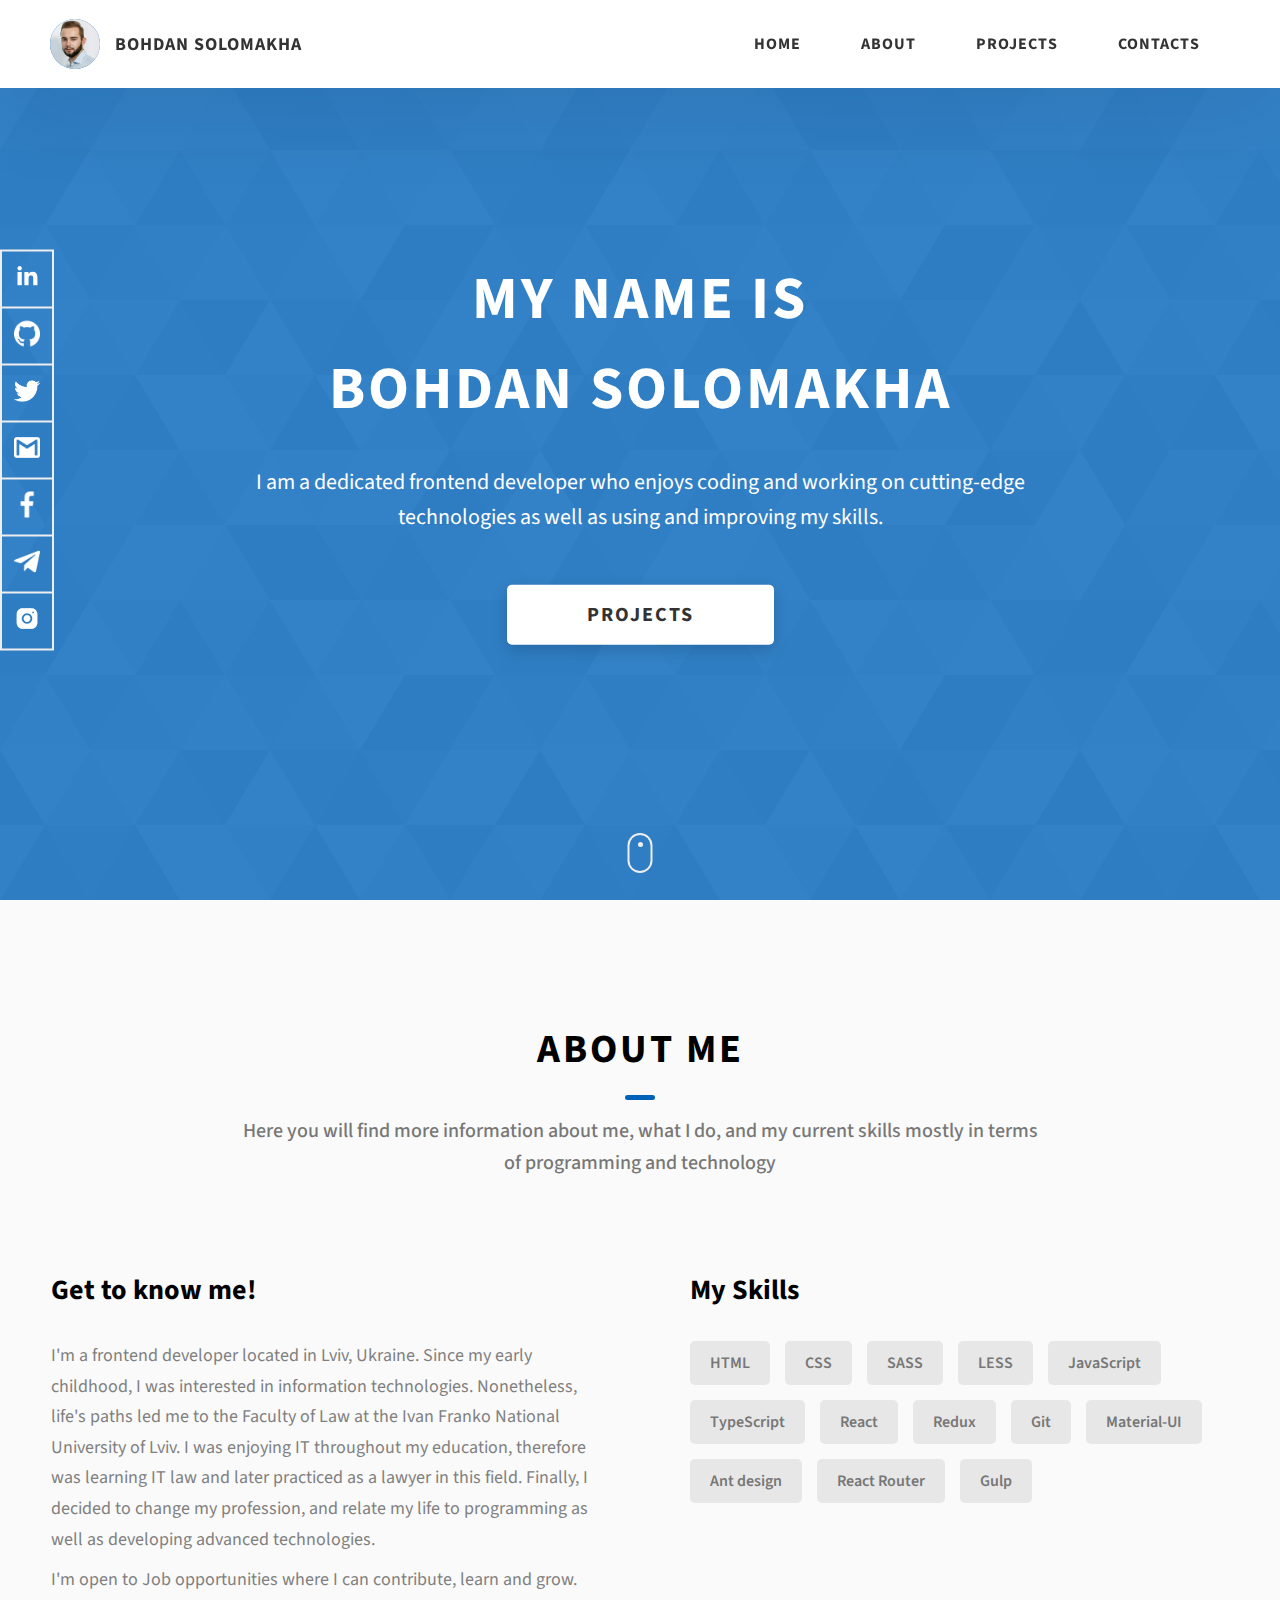
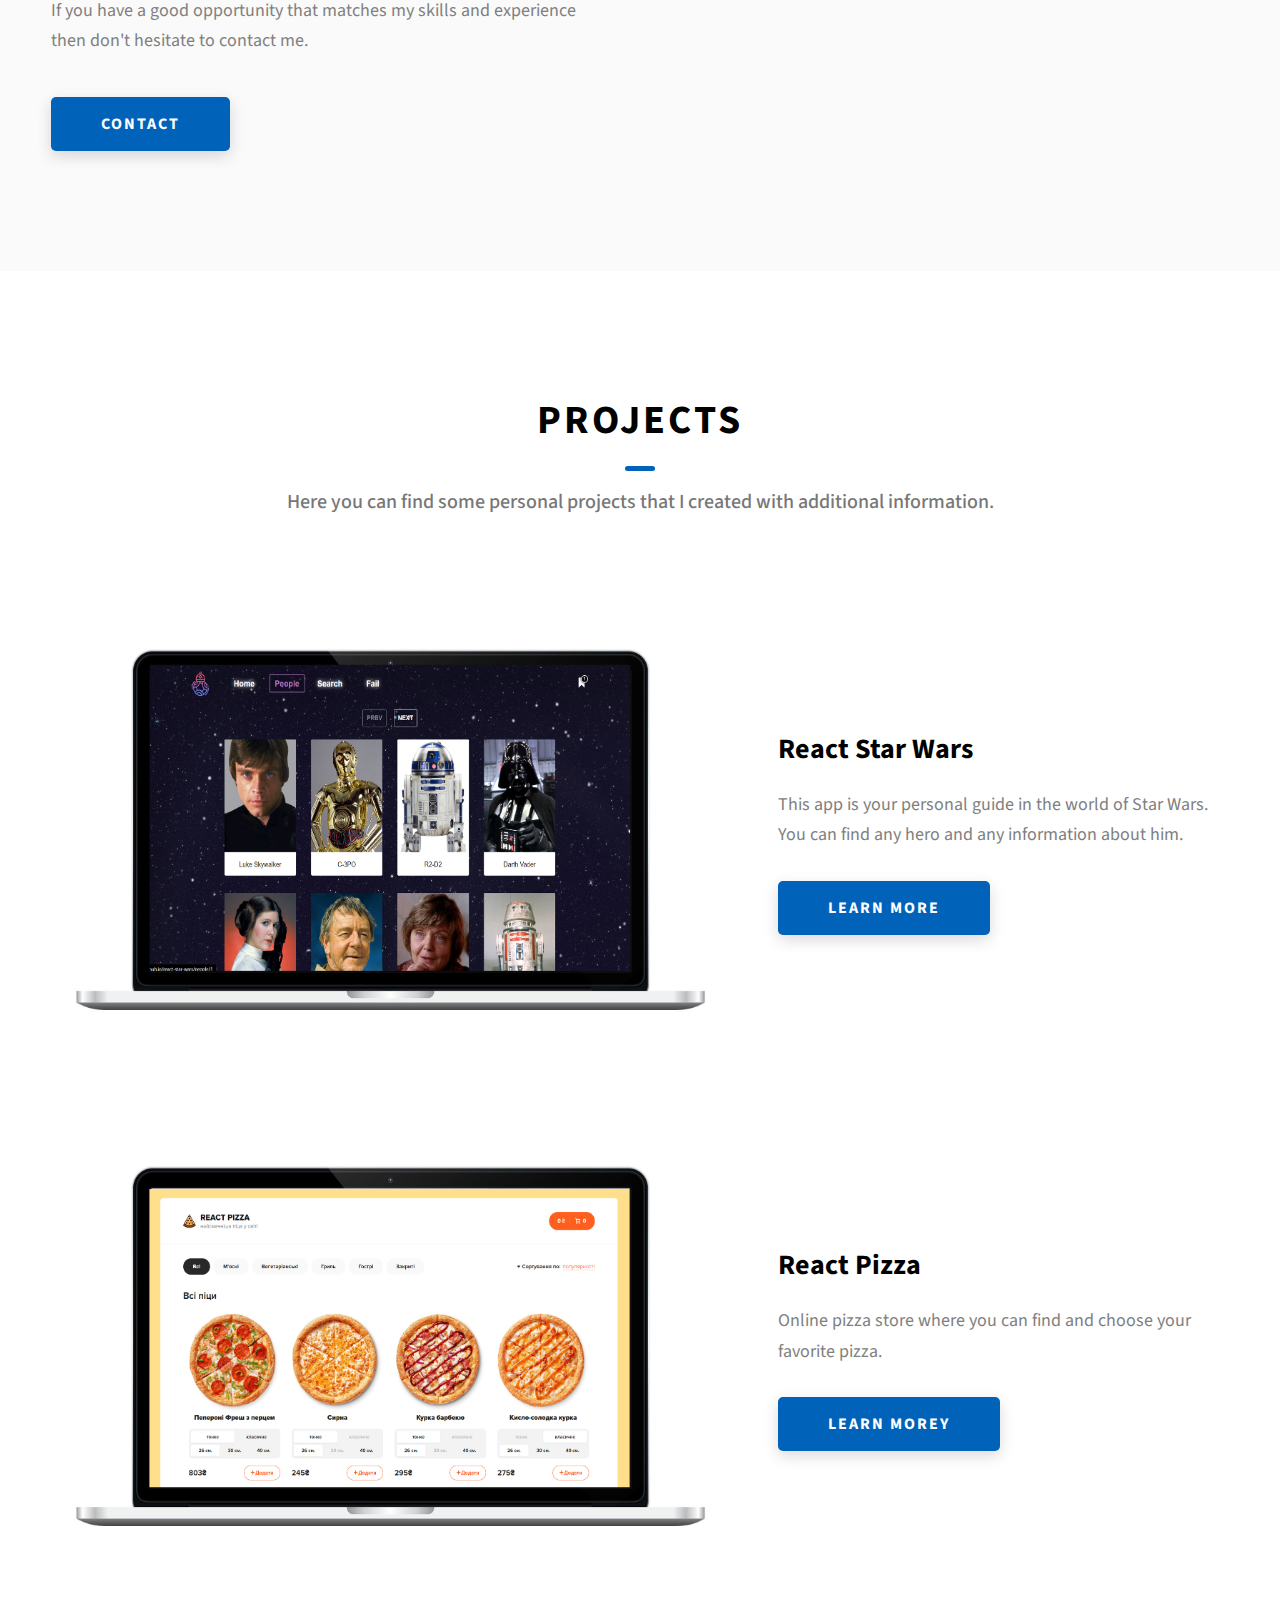
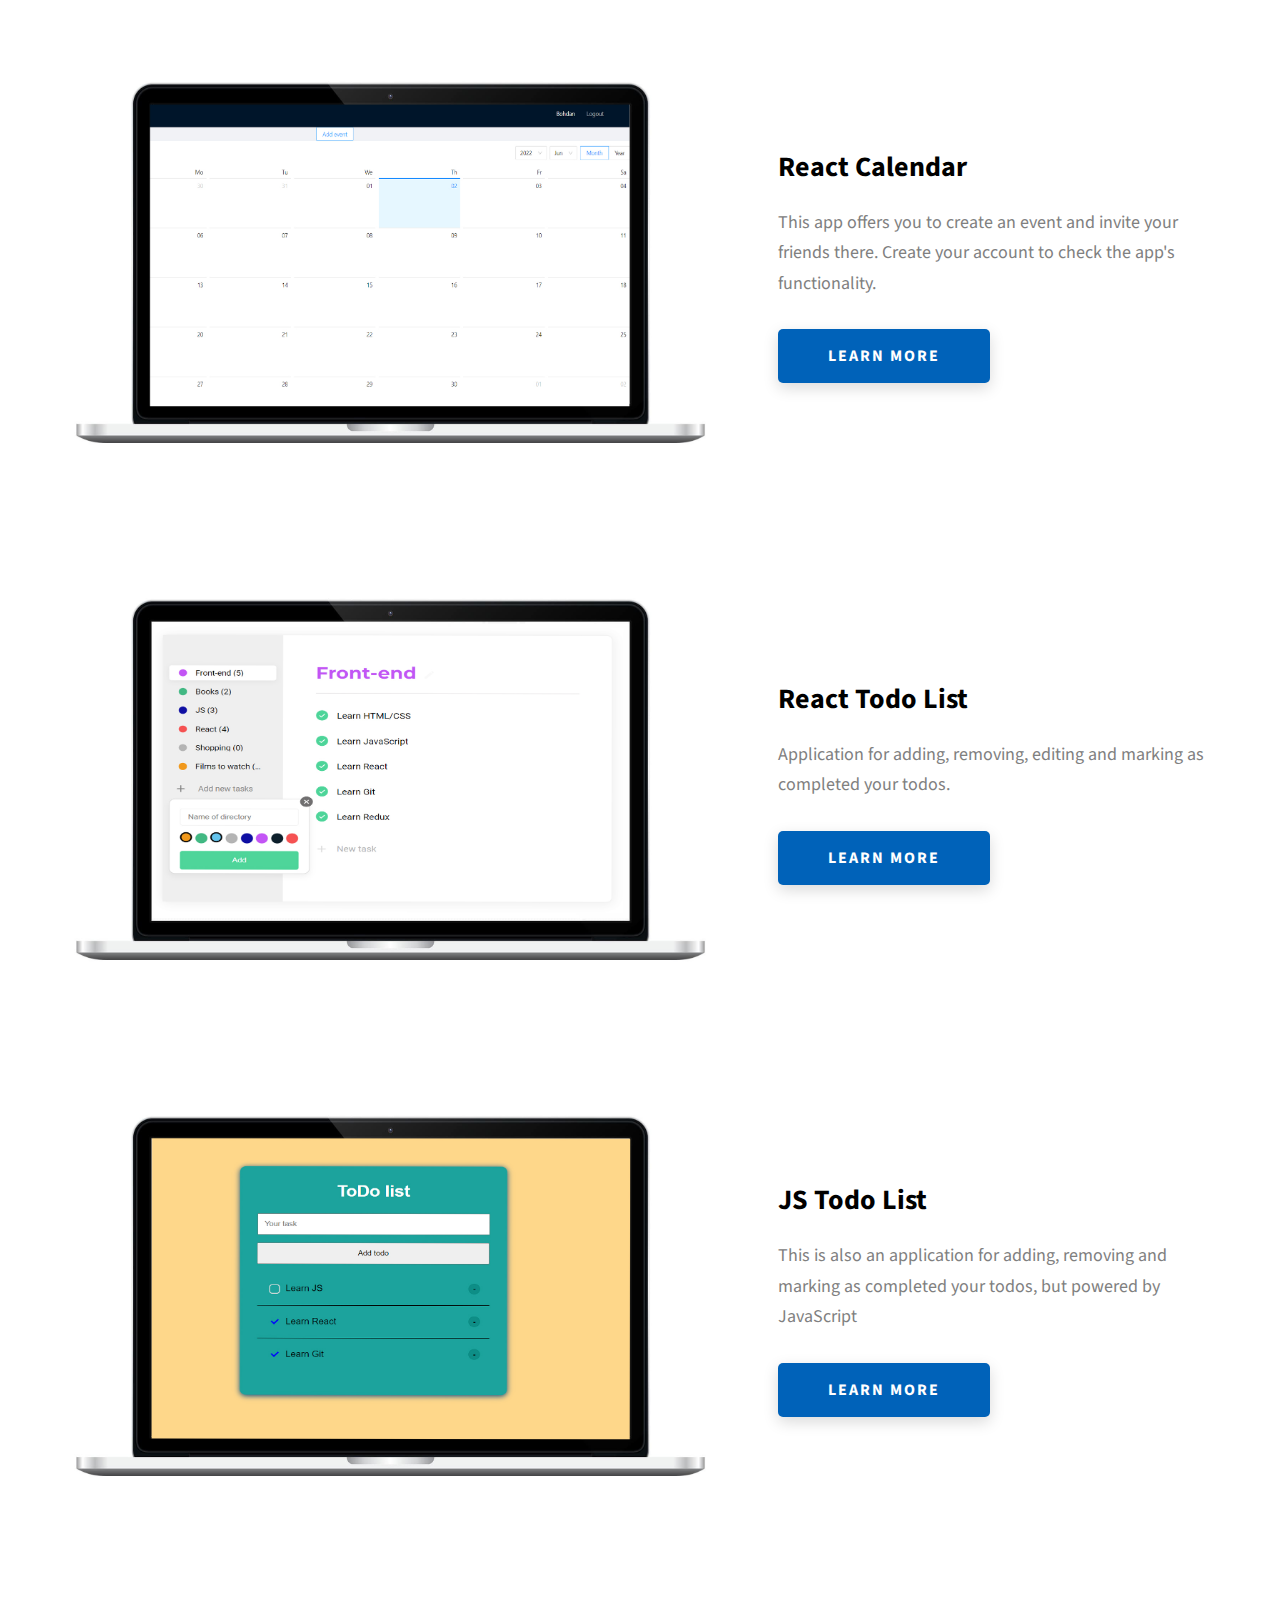
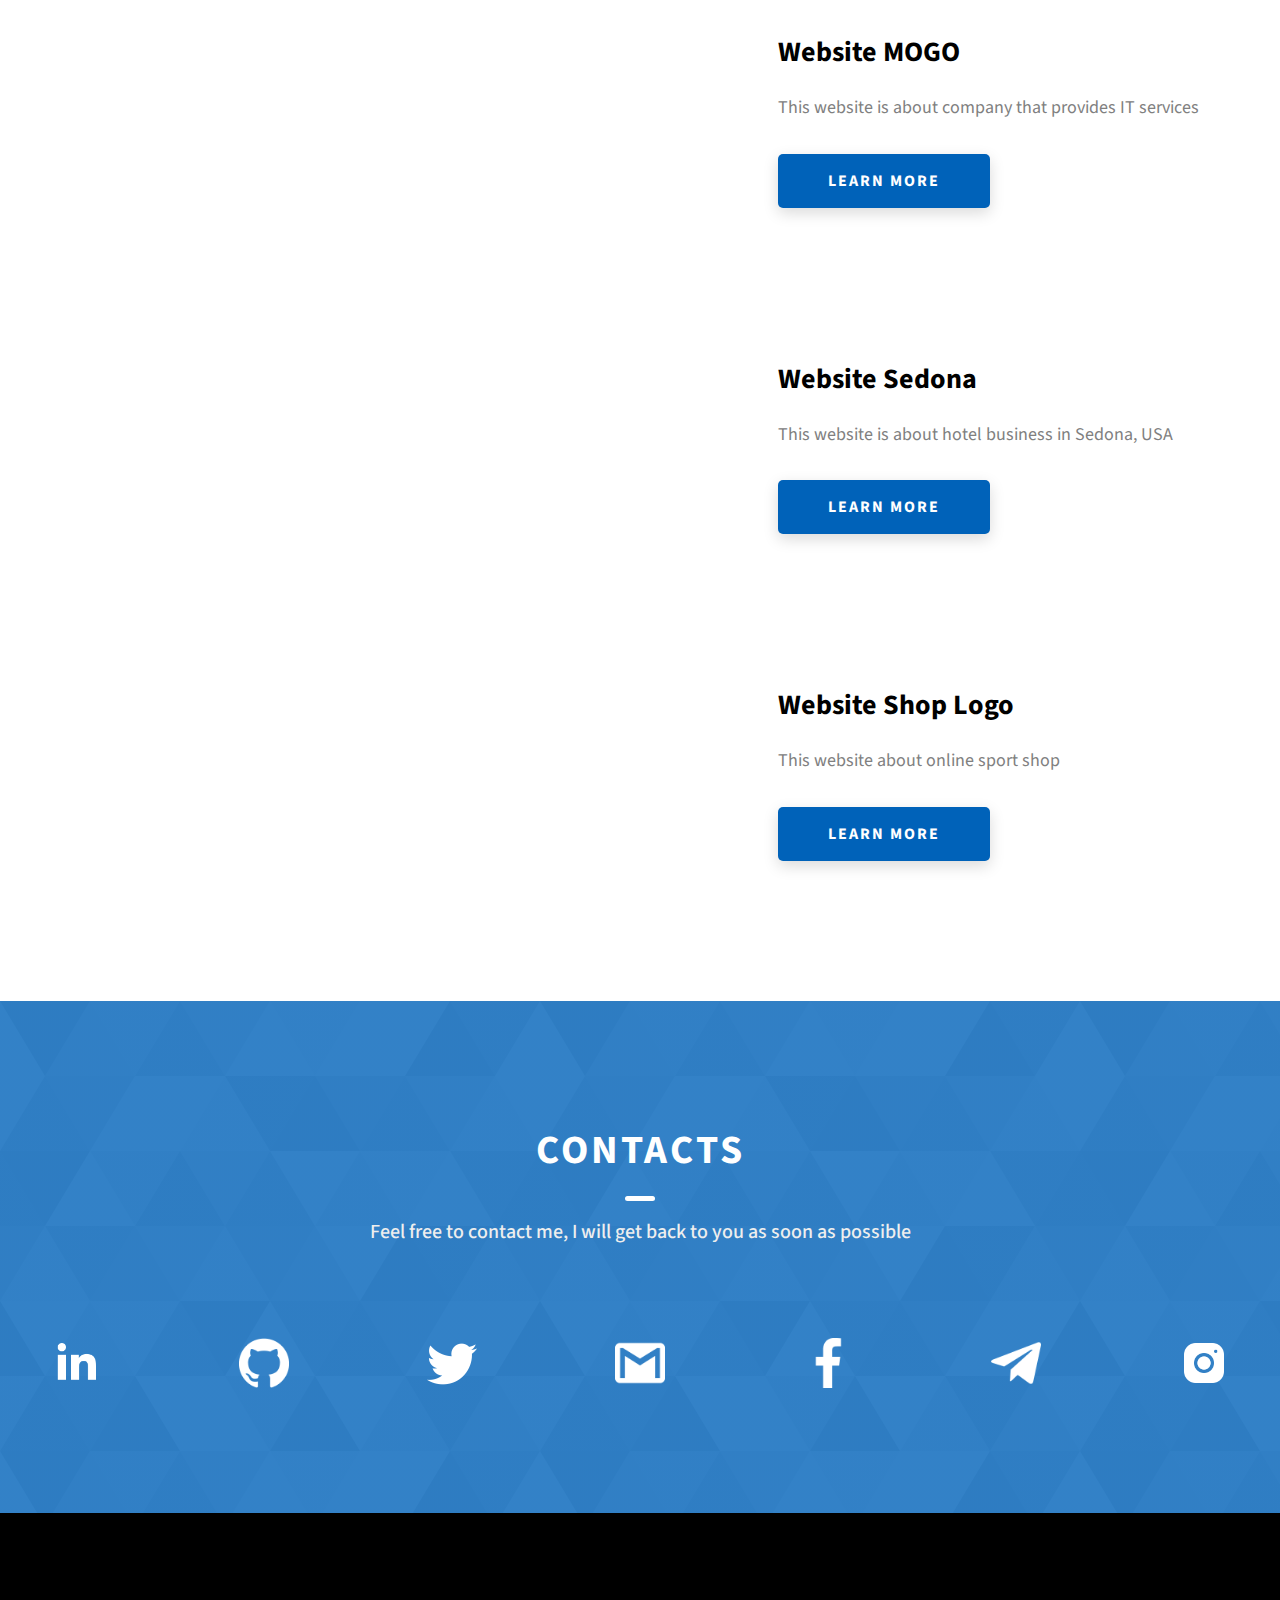
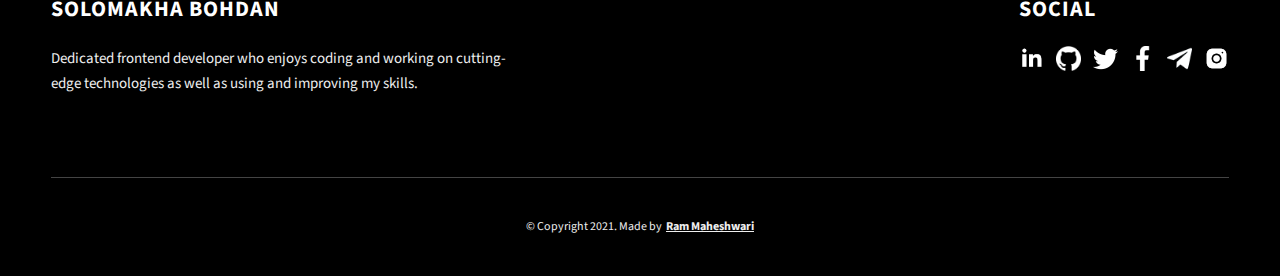
<file: index.html>
<!DOCTYPE html>
<html lang="en">
  <head>
    <meta charset="UTF-8" />
    <meta name="viewport" content="width=device-width, initial-scale=1.0" />
    <meta http-equiv="X-UA-Compatible" content="ie=edge" />
    <title>Portfolio</title>
    <meta name="description" content="Portfolio Solomakha Bohdan" />

    <link rel="stylesheet" href="css/style.css" />

    <link rel="preconnect" href="https://fonts.googleapis.com" />
    <link rel="preconnect" href="https://fonts.gstatic.com" crossorigin />
    <link
      href="https://fonts.googleapis.com/css2?family=Source+Sans+Pro:wght@400;600;700;900&display=swap"
      rel="stylesheet"
    />
  </head>
  <body>
    <header class="header">
      <div class="header__content">
        <div class="header__logo-container">
          <div class="header__logo-img-cont">
            <img
              src="./assets/jpeg/bodia_solo.jpg"
              alt="Solomakha Bohdan Logo Image"
              class="header__logo-img"
            />
          </div>
          <span class="header__logo-sub">Bohdan Solomakha</span>
        </div>
        <div class="header__main">
          <ul class="header__links">
            <li class="header__link-wrapper">
              <a href="./index.html" class="header__link"> Home </a>
            </li>
            <li class="header__link-wrapper">
              <a href="./index.html#about" class="header__link">About </a>
            </li>
            <li class="header__link-wrapper">
              <a href="./index.html#projects" class="header__link">
                Projects
              </a>
            </li>
            <li class="header__link-wrapper">
              <a href="./index.html#contact" class="header__link"> Contacts </a>
            </li>
          </ul>
          <div class="header__main-ham-menu-cont">
            <img
              src="./assets/svg/ham-menu.svg"
              alt="hamburger menu"
              class="header__main-ham-menu"
            />
            <img
              src="./assets/svg/ham-menu-close.svg"
              alt="hamburger menu close"
              class="header__main-ham-menu-close d-none"
            />
          </div>
        </div>
      </div>
      <div class="header__sm-menu">
        <div class="header__sm-menu-content">
          <ul class="header__sm-menu-links">
            <li class="header__sm-menu-link">
              <a href="./index.html"> Home </a>
            </li>

            <li class="header__sm-menu-link">
              <a href="./index.html#about"> About </a>
            </li>

            <li class="header__sm-menu-link">
              <a href="./index.html#projects"> Projects </a>
            </li>

            <li class="header__sm-menu-link">
              <a href="./index.html#contact"> Contacts </a>
            </li>
          </ul>
        </div>
      </div>
    </header>
    <section class="home-hero">
      <div class="home-hero__content">
        <h1 class="heading-primary">My name is <br> Bohdan Solomakha</h1>
        <div class="home-hero__info">
          <p class="text-primary">
            I am a dedicated frontend developer who enjoys coding and working on cutting-edge technologies as well as using and improving my skills.
          </p>
        </div>
        <div class="home-hero__cta">
          <a href="./#projects" class="btn btn--bg">Projects</a>
        </div>
      </div>
      <div class="home-hero__socials">
        <div class="home-hero__social">
          <a href="https://www.linkedin.com/in/bohdan-solomakha-750a14240/" class="home-hero__social-icon-link">
            <img
              src="./assets/png/linkedin-ico.png"
              alt="icon"
              class="home-hero__social-icon"
            />
          </a>
        </div>
        <div class="home-hero__social">
          <a href="https://github.com/BohdanSolo" class="home-hero__social-icon-link">
            <img
              src="./assets/png/github-ico.png"
              alt="icon"
              class="home-hero__social-icon"
            />
          </a>
        </div>
        <div class="home-hero__social">
          <a href="https://twitter.com/Bohdan_solo?t=991ut2WGYXUdXhXmWjefPw&s=09" class="home-hero__social-icon-link">
            <img
              src="./assets/png/twitter-ico.png"
              alt="icon"
              class="home-hero__social-icon"
            />
          </a>
        </div>
        <div class="home-hero__social" id="email2" style="position: relative" >
          <a
                  href="mailto:solomakha.bohdan@gmail.com"
                  class="home-hero__social-icon-link"
          >
            <img
                    src="./assets/png/gmail.png"
                    alt="icon"
                    class="home-hero__social-icon"
            />
          </a>
          <div class="copied2" id="copied2">Email copied!</div>
        </div>
        <div class="home-hero__social">
          <a href="https://www.facebook.com/bohdan.solomakha" class="home-hero__social-icon-link" style="color: white">
            <img
                    src="./assets/png/facebook.png"
                    alt="icon"
                    class="home-hero__social-icon"
            />
          </a>
        </div>
        <div class="home-hero__social">
          <a href="https://t.me/bodia_solo" class="home-hero__social-icon-link" style="color: white">
            <img
                    src="./assets/png/telegram.png"
                    alt="icon"
                    class="home-hero__social-icon"
            />
          </a>
        </div>
        <div class="home-hero__social">
          <a
            href="https://www.instagram.com/bodia_solo/"
            class="home-hero__social-icon-link home-hero__social-icon-link--bd-none"
          >
            <img
              src="./assets/png/insta-ico.png"
              alt="icon"
              class="home-hero__social-icon"
            />
          </a>
        </div>

      </div>
      <div class="home-hero__mouse-scroll-cont">
        <div class="mouse"></div>
      </div>
    </section>
    <section id="about" class="about sec-pad">
      <div class="main-container">
        <h2 class="heading heading-sec heading-sec__mb-med">
          <span class="heading-sec__main">About Me</span>
          <span class="heading-sec__sub">
            Here you will find more information about me, what I do, and my current skills mostly in terms of programming and technology
          </span>
        </h2>
        <div class="about__content">
          <div class="about__content-main">
            <h3 class="about__content-title">Get to know me!</h3>
            <div class="about__content-details">
              <p class="about__content-details-para">
                I'm a frontend developer located in Lviv, Ukraine. Since my early childhood, I was interested in information technologies. Nonetheless, life's paths led me to the Faculty of Law at the Ivan Franko National University of Lviv. I was enjoying IT throughout my education, therefore was learning IT law and later practiced as a lawyer in this field. Finally, I decided to change my profession, and relate my life to programming as well as developing advanced technologies.
              </p>
              <p class="about__content-details-para">
                I'm open to Job opportunities where I can contribute, learn and grow. If you have a good opportunity that matches my skills and experience then don't hesitate to contact me.
              </p>
            </div>
            <a href="./#contact" class="btn btn--med btn--theme dynamicBgClr"
              >Contact</a
            >
          </div>
          <div class="about__content-skills">
            <h3 class="about__content-title">My Skills</h3>
            <div class="skills">
              <div class="skills__skill">HTML</div>
              <div class="skills__skill">CSS</div>
              <div class="skills__skill">SASS</div>
              <div class="skills__skill">LESS</div>
              <div class="skills__skill">JavaScript</div>
              <div class="skills__skill">TypeScript</div>
              <div class="skills__skill">React</div>
              <div class="skills__skill">Redux</div>
              <div class="skills__skill">Git</div>
              <div class="skills__skill">Material-UI</div>
              <div class="skills__skill">Ant design</div>
              <div class="skills__skill">React Router</div>
              <div class="skills__skill">Gulp</div>
            </div>
          </div>
        </div>
      </div>
    </section>
    <section id="projects" class="projects sec-pad">
      <div class="main-container">
        <h2 class="heading heading-sec heading-sec__mb-bg">
          <span class="heading-sec__main">Projects</span>
          <span class="heading-sec__sub">
            Here you can find some personal projects that I created with additional information.
          </span>
        </h2>

        <div class="projects__content">
          <div class="projects__row">
            <div class="projects__row-img-cont">
              <img
                src="./assets/jpeg/Star%20Wars.jpg"
                alt="Software Screenshot"
                class="projects__row-img"
                loading="lazy"
              />
            </div>
            <div class="projects__row-content">
              <h3 class="projects__row-content-title">React Star Wars</h3>
              <p class="projects__row-content-desc">
                This app is your personal guide in the world of Star Wars. You can find any hero and any information about him.
              </p>
              <a
                href="./project-1.html"
                class="btn btn--med btn--theme dynamicBgClr"
                target="_blank"
                >Learn more</a
              >
            </div>
          </div>
          <div class="projects__row">
            <div class="projects__row-img-cont">
              <img
                src="./assets/jpeg/React%20Pizza.jpg"
                alt="Software Screenshot"
                class="projects__row-img"
                loading="lazy"
              />
            </div>
            <div class="projects__row-content">
              <h3 class="projects__row-content-title">React Pizza</h3>
              <p class="projects__row-content-desc">
                Online pizza store where you can find and choose your favorite pizza.
              </p>
              <a
                href="./project-2.html"
                class="btn btn--med btn--theme dynamicBgClr"
                target="_blank"
                >Learn morey</a
              >
            </div>
          </div>
          <div class="projects__row">
            <div class="projects__row-img-cont">
              <img
                src="./assets/jpeg/React%20calendar.jpg"
                alt="Software Screenshot"
                class="projects__row-img"
                loading="lazy"
              />
            </div>
            <div class="projects__row-content">
              <h3 class="projects__row-content-title">React Calendar</h3>
              <p class="projects__row-content-desc">
                This app offers you to create an event and invite your friends there. Create your account to check the app's functionality.
              </p>
              <a
                href="./project-3.html"
                class="btn btn--med btn--theme dynamicBgClr"
                target="_blank"
                >Learn more</a
              >
            </div>
          </div>
          <div class="projects__row">
            <div class="projects__row-img-cont">
              <img
                      src="./assets/jpeg/React%20todo.jpg"
                      alt="Software Screenshot"
                      class="projects__row-img"
                      loading="lazy"
              />
            </div>
            <div class="projects__row-content">
              <h3 class="projects__row-content-title">React Todo List</h3>
              <p class="projects__row-content-desc">
                Application for adding, removing, editing and marking as completed your todos.
              </p>
              <a
                      href="./project-4.html"
                      class="btn btn--med btn--theme dynamicBgClr"
                      target="_blank"
              >Learn more</a
              >
            </div>
          </div>
          <div class="projects__row">
            <div class="projects__row-img-cont">
              <img
                      src="./assets/jpeg/js%20todo.jpg"
                      alt="Software Screenshot"
                      class="projects__row-img"
                      loading="lazy"
              />
            </div>
            <div class="projects__row-content">
              <h3 class="projects__row-content-title">JS Todo List</h3>
              <p class="projects__row-content-desc">
                This is also an application for adding, removing and marking as completed your todos, but powered by JavaScript
              </p>
              <a
                      href="./project-5.html"
                      class="btn btn--med btn--theme dynamicBgClr"
                      target="_blank"
              >Learn more</a
              >
            </div>
          </div>
          <div class="projects__row">
            <div class="projects__row-img-cont">
              <img
                      src="./assets/jpeg/mogo.jpg"
                      alt="Software Screenshot"
                      class="projects__row-img"
                      loading="lazy"
              />
            </div>
            <div class="projects__row-content">
              <h3 class="projects__row-content-title">Website MOGO</h3>
              <p class="projects__row-content-desc">
                This website is about company that provides IT services
              </p>
              <a
                      href="./project-6.html"
                      class="btn btn--med btn--theme dynamicBgClr"
                      target="_blank"
              >Learn more</a
              >
            </div>
          </div>
          <div class="projects__row">
            <div class="projects__row-img-cont">
              <img
                      src="./assets/jpeg/Sedona.jpg"
                      alt="Software Screenshot"
                      class="projects__row-img"
                      loading="lazy"
              />
            </div>
            <div class="projects__row-content">
              <h3 class="projects__row-content-title">Website Sedona</h3>
              <p class="projects__row-content-desc">
                This website is about hotel business in Sedona, USA
              </p>
              <a
                      href="./project-7.html"
                      class="btn btn--med btn--theme dynamicBgClr"
                      target="_blank"
              >Learn more</a
              >
            </div>
          </div>
          <div class="projects__row">
            <div class="projects__row-img-cont">
              <img
                      src="./assets/jpeg/ShopLogo.jpg"
                      alt="Software Screenshot"
                      class="projects__row-img"
                      loading="lazy"
              />
            </div>
            <div class="projects__row-content">
              <h3 class="projects__row-content-title">Website Shop Logo</h3>
              <p class="projects__row-content-desc">
                This website about online sport shop
              </p>
              <a
                      href="./project-8.html"
                      class="btn btn--med btn--theme dynamicBgClr"
                      target="_blank"
              >Learn more</a
              >
            </div>
          </div>
        </div>
      </div>
    </section>
    <section id="contact" class="contact sec-pad dynamicBg">
      <div class="main-container">
        <h2 class="heading heading-sec heading-sec__mb-med">
          <span class="heading-sec__main heading-sec__main--lt">Contacts</span>
          <span class="heading-sec__sub heading-sec__sub--lt">
           Feel free to contact me, I will get back to you as soon as possible
          </span>
        </h2>
        <div>
          <div class="social-wrapper" style="display: flex; justify-content: space-between; flex-wrap: wrap">
            <div class="home-hero__social home-hero__social--selected">
              <a href="https://www.linkedin.com/in/bohdan-solomakha-750a14240/" class="">
                <img
                        src="./assets/png/linkedin-ico.png"
                        alt="icon"
                        class="home-hero__social-icon"
                />
              </a>
            </div>
            <div class="home-hero__social home-hero__social--selected">
              <a href="https://github.com/BohdanSolo" class="">
                <img
                        src="./assets/png/github-ico.png"
                        alt="icon"
                        class="home-hero__social-icon"
                />
              </a>
            </div>
            <div class="home-hero__social home-hero__social--selected">
              <a href="https://twitter.com/Bohdan_solo?t=991ut2WGYXUdXhXmWjefPw&s=09" class="">
                <img
                        src="./assets/png/twitter-ico.png"
                        alt="icon"
                        class="home-hero__social-icon"
                />
              </a>
            </div>
            <div class="home-hero__social home-hero__social--selected" id="email" style="position: relative">
              <a
                      href="mailto:solomakha.bohdan@gmail.com"
                      class=""
              >
                <img
                        src="./assets/png/gmail.png"
                        alt="icon"
                        class="home-hero__social-icon"
                />
              </a>
              <div class="copied" id="copied">Email copied!</div>
            </div>
            <div class="home-hero__social home-hero__social--selected">
              <a href="https://www.facebook.com/bohdan.solomakha" class="" style="color: white">
                <img
                        src="./assets/png/facebook.png"
                        alt="icon"
                        class="home-hero__social-icon"
                />
              </a>
            </div>
            <div class="home-hero__social home-hero__social--selected">
              <a href="https://t.me/bodia_solo" class="" style="color: white">
                <img
                        src="./assets/png/telegram.png"
                        alt="icon"
                        class="home-hero__social-icon"
                />
              </a>
            </div>
            <div class="home-hero__social home-hero__social--selected">
              <a
                      href="https://www.instagram.com/bodia_solo/"
                      class=""
              >
                <img
                        src="./assets/png/insta-ico.png"
                        alt="icon"
                        class="home-hero__social-icon"
                />
              </a>
            </div>
          </div>
          <div>

          </div>
        </div>

      </div>
    </section>
    <footer class="main-footer">
      <div class="main-container">
        <div class="main-footer__upper">
          <div class="main-footer__row main-footer__row-1">
            <h2 class="heading heading-sm main-footer__heading-sm">
              <span>Social</span>
            </h2>
            <div class="main-footer__social-cont">
              <a target="_blank" rel="noreferrer" href="https://www.linkedin.com/in/bohdan-solomakha-750a14240/">
                <img
                        class="main-footer__icon"
                        src="./assets/png/linkedin-ico.png"
                        alt="icon"
                />
              </a>
              <a target="_blank" rel="noreferrer" href="https://github.com/BohdanSolo">
                <img
                        class="main-footer__icon"
                        src="./assets/png/github-ico.png"
                        alt="icon"
                />
              </a>
              <a target="_blank" rel="noreferrer" href="https://twitter.com/Bohdan_solo?t=991ut2WGYXUdXhXmWjefPw&s=09">
                <img
                        class="main-footer__icon"
                        src="./assets/png/twitter-ico.png"
                        alt="icon"
                />
              </a>
              <a target="_blank" rel="noreferrer" href="https://www.facebook.com/bohdan.solomakha">
                <img
                        class="main-footer__icon"
                        src="./assets/png/facebook.png"
                        alt="icon"
                />
              </a>
              <a target="_blank" rel="noreferrer" href="https://t.me/bodia_solo">
                <img
                        class="main-footer__icon"
                        src="./assets/png/telegram.png"
                        alt="icon"
                />
              </a>
              <a target="_blank" rel="noreferrer" href="https://www.instagram.com/bodia_solo/">
                <img
                        class="main-footer__icon main-footer__icon--mr-none"
                        src="./assets/png/insta-ico.png"
                        alt="icon"
                />
              </a>
            </div>
          </div>
          <div class="main-footer__row main-footer__row-2">
            <h4 class="heading heading-sm text-lt">Solomakha Bohdan</h4>
            <p class="main-footer__short-desc">
              Dedicated frontend developer who enjoys coding and working on cutting-edge technologies as well as using and improving my skills.
            </p>
          </div>
        </div>

        <div class="main-footer__lower">
          &copy; Copyright 2021. Made by
          <a rel="noreferrer" target="_blank" href="#"
            >Ram Maheshwari</a
          >
        </div>
      </div>
    </footer>

    <script src="./index.js"></script>
  </body>
</html>
</file>
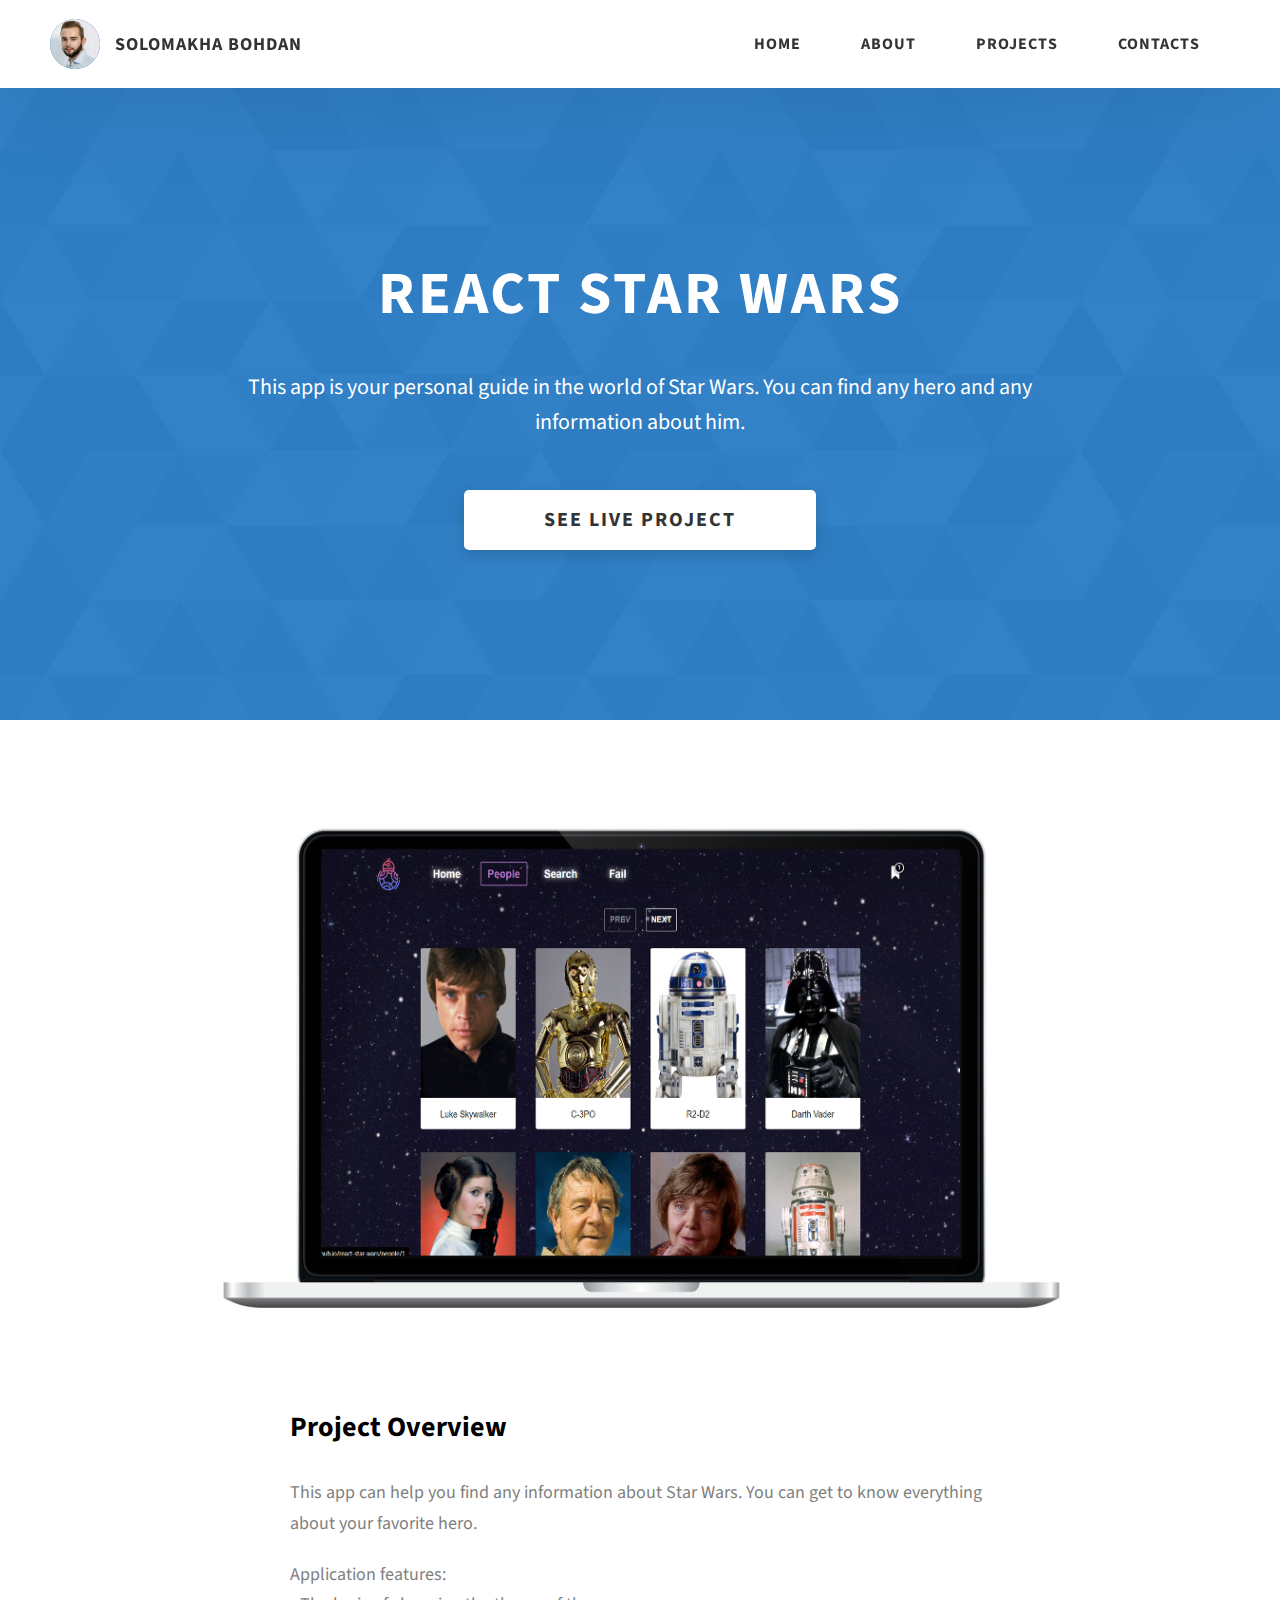
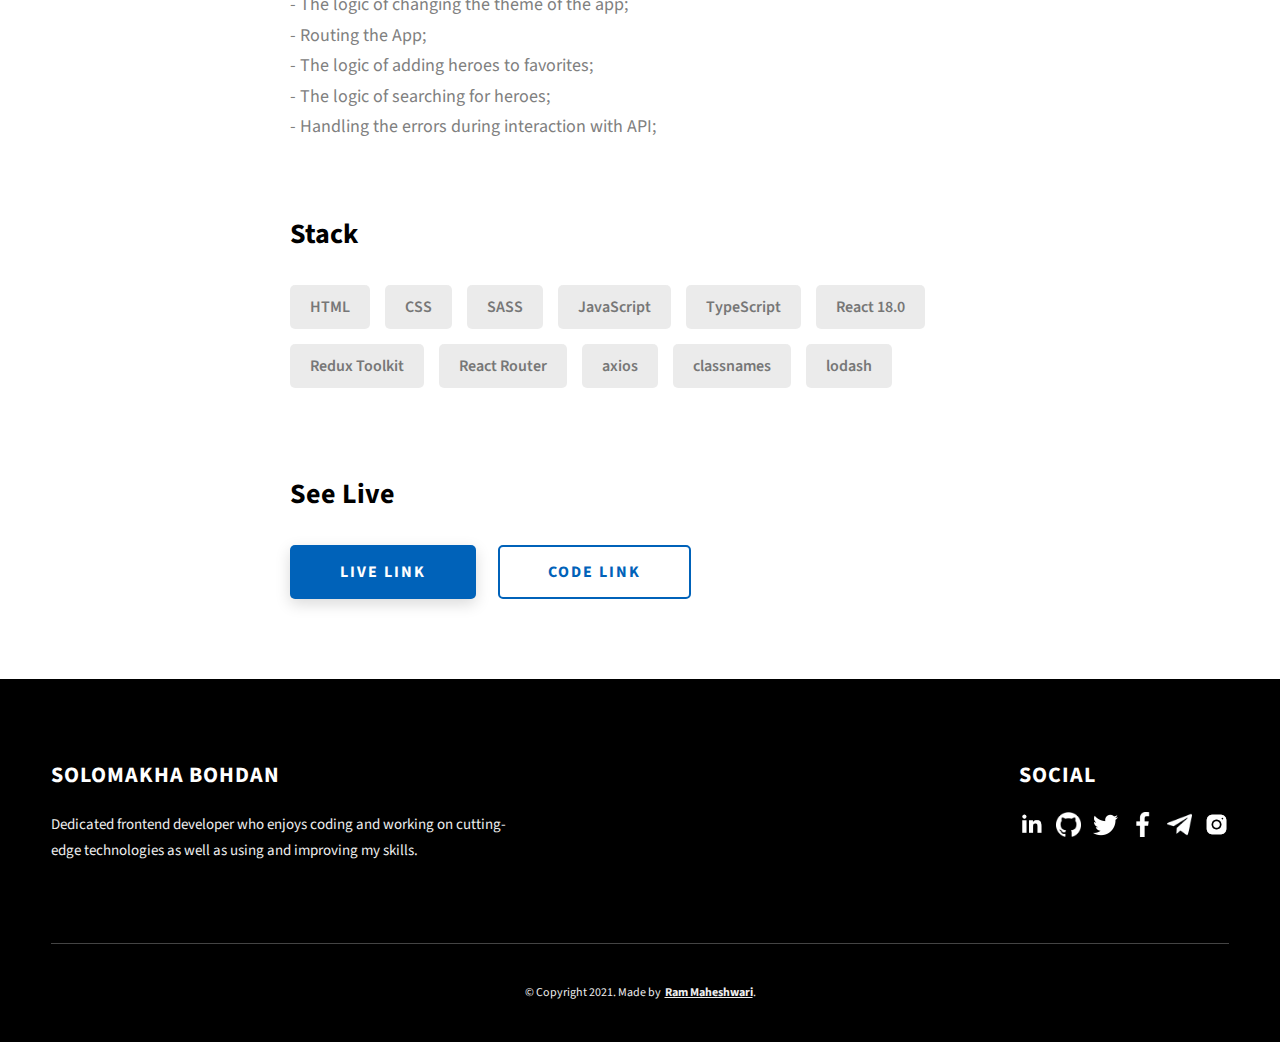
<file: project-1.html>
<!DOCTYPE html>
<html lang="en">
  <head>
    <meta charset="UTF-8" />
    <meta name="viewport" content="width=device-width, initial-scale=1.0" />
    <meta http-equiv="X-UA-Compatible" content="ie=edge" />
    <title>React Star Wars</title>
    <meta name="description" content="Case study page of Project" />

    <link rel="stylesheet" href="css/style.css" />

    <link rel="preconnect" href="https://fonts.googleapis.com" />
    <link rel="preconnect" href="https://fonts.gstatic.com" crossorigin />
    <link
      href="https://fonts.googleapis.com/css2?family=Source+Sans+Pro:wght@400;600;700;900&display=swap"
      rel="stylesheet"
    />
  </head>
  <body>
    <header class="header">
      <div class="header__content">
        <div class="header__logo-container">
          <div class="header__logo-img-cont">
            <img
              src="./assets/jpeg/bodia_solo.jpg"
              alt="Solomakha Bohdan Image"
              class="header__logo-img"
            />
          </div>
          <span class="header__logo-sub">Solomakha Bohdan</span>
        </div>
        <div class="header__main">
          <ul class="header__links">
            <li class="header__link-wrapper">
              <a href="./index.html" class="header__link"> Home </a>
            </li>
            <li class="header__link-wrapper">
              <a href="./index.html#about" class="header__link">About </a>
            </li>
            <li class="header__link-wrapper">
              <a href="./index.html#projects" class="header__link">
                Projects
              </a>
            </li>
            <li class="header__link-wrapper">
              <a href="./index.html#contact" class="header__link"> Contacts </a>
            </li>
          </ul>
          <div class="header__main-ham-menu-cont">
            <img
              src="./assets/svg/ham-menu.svg"
              alt="hamburger menu"
              class="header__main-ham-menu"
            />
            <img
              src="./assets/svg/ham-menu-close.svg"
              alt="hamburger menu close"
              class="header__main-ham-menu-close d-none"
            />
          </div>
        </div>
      </div>
      <div class="header__sm-menu">
        <div class="header__sm-menu-content">
          <ul class="header__sm-menu-links">
            <li class="header__sm-menu-link">
              <a href="./index.html"> Home </a>
            </li>

            <li class="header__sm-menu-link">
              <a href="./index.html#about"> About </a>
            </li>

            <li class="header__sm-menu-link">
              <a href="./index.html#projects"> Projects </a>
            </li>

            <li class="header__sm-menu-link">
              <a href="./index.html#contact"> Contacts </a>
            </li>
          </ul>
        </div>
      </div>
    </header>
    <section class="project-cs-hero">
      <div class="project-cs-hero__content">
        <h1 class="heading-primary">React Star Wars</h1>
        <div class="project-cs-hero__info">
          <p class="text-primary">
            This app is your personal guide in the world of Star Wars. You can find any hero and any information about him.
          </p>
        </div>
        <div class="project-cs-hero__cta">
          <a href="https://bohdansolo.github.io/react-star-wars/" class="btn btn--bg" target="_blank">See live project</a>
        </div>
      </div>
    </section>
    <section class="project-details">
      <div class="main-container">
        <div class="project-details__content">
          <div class="project-details__showcase-img-cont">
            <img
              src="./assets/jpeg/Star%20Wars.jpg"
              alt="Project Image"
              class="project-details__showcase-img"
            />
          </div>
          <div class="project-details__content-main">
            <div class="project-details__desc">
              <h3 class="project-details__content-title">Project Overview</h3>
              <p class="project-details__desc-para">
                This app can help you find any information about Star Wars. You can get to know everything about your favorite hero.
              </p>
              <p class="project-details__desc-para">
                Application features:<br>
                - The logic of changing the theme of the app; <br>- Routing the App;<br>- The logic of adding heroes to favorites;<br>- The logic of searching for heroes;<br>- Handling the errors during interaction with API;
              </p>
            </div>
            <div class="project-details__tools-used">
              <h3 class="project-details__content-title">Stack</h3>
              <div class="skills">
                <div class="skills__skill">HTML</div>
                <div class="skills__skill">CSS</div>
                <div class="skills__skill">SASS</div>
                <div class="skills__skill">JavaScript</div>
                <div class="skills__skill">TypeScript</div>
                <div class="skills__skill">React 18.0</div>
                <div class="skills__skill">Redux Toolkit</div>
                <div class="skills__skill">React Router</div>
                <div class="skills__skill">axios</div>
                <div class="skills__skill">classnames</div>
                <div class="skills__skill">lodash</div>

              </div>
            </div>
            <div class="project-details__links">
              <h3 class="project-details__content-title">See Live</h3>
              <a
                href="https://bohdansolo.github.io/react-star-wars/"
                class="btn btn--med btn--theme project-details__links-btn"
                target="_blank"
                >Live Link</a
              >
              <a
                href="https://github.com/BohdanSolo/react-star-wars"
                class="btn btn--med btn--theme-inv project-details__links-btn"
                target="_blank"
                >Code Link</a
              >
            </div>
          </div>
        </div>
      </div>
    </section>
    <footer class="main-footer">
      <div class="main-container">
        <div class="main-footer__upper">
          <div class="main-footer__row main-footer__row-1">
            <h2 class="heading heading-sm main-footer__heading-sm">
              <span>Social</span>
            </h2>
            <div class="main-footer__social-cont">
              <a target="_blank" rel="noreferrer" href="https://www.linkedin.com/in/bohdan-solomakha-750a14240/">
                <img
                  class="main-footer__icon"
                  src="./assets/png/linkedin-ico.png"
                  alt="icon"
                />
              </a>
              <a target="_blank" rel="noreferrer" href="https://github.com/BohdanSolo">
                <img
                  class="main-footer__icon"
                  src="./assets/png/github-ico.png"
                  alt="icon"
                />
              </a>
              <a target="_blank" rel="noreferrer" href="https://twitter.com/Bohdan_solo?t=991ut2WGYXUdXhXmWjefPw&s=09">
                <img
                  class="main-footer__icon"
                  src="./assets/png/twitter-ico.png"
                  alt="icon"
                />
              </a>
              <a target="_blank" rel="noreferrer" href="https://www.facebook.com/bohdan.solomakha">
                <img
                  class="main-footer__icon"
                  src="./assets/png/facebook.png"
                  alt="icon"
                />
              </a>
              <a target="_blank" rel="noreferrer" href="https://t.me/bodia_solo">
                <img
                        class="main-footer__icon"
                        src="./assets/png/telegram.png"
                        alt="icon"
                />
              </a>
              <a target="_blank" rel="noreferrer" href="https://www.instagram.com/bodia_solo/">
                <img
                  class="main-footer__icon main-footer__icon--mr-none"
                  src="./assets/png/insta-ico.png"
                  alt="icon"
                />
              </a>
            </div>
          </div>
          <div class="main-footer__row main-footer__row-2">
            <h4 class="heading heading-sm text-lt">Solomakha Bohdan</h4>
            <p class="main-footer__short-desc">
              Dedicated frontend developer who enjoys coding and working on cutting-edge technologies as well as using and improving my skills.
            </p>
          </div>
        </div>

        <div class="main-footer__lower">
          &copy; Copyright 2021. Made by
          <a rel="noreferrer"  href="#"
            >Ram Maheshwari</a
          >.
        </div>
      </div>
    </footer>
    <script src="./index.js"></script>
  </body>
</html>
</file>
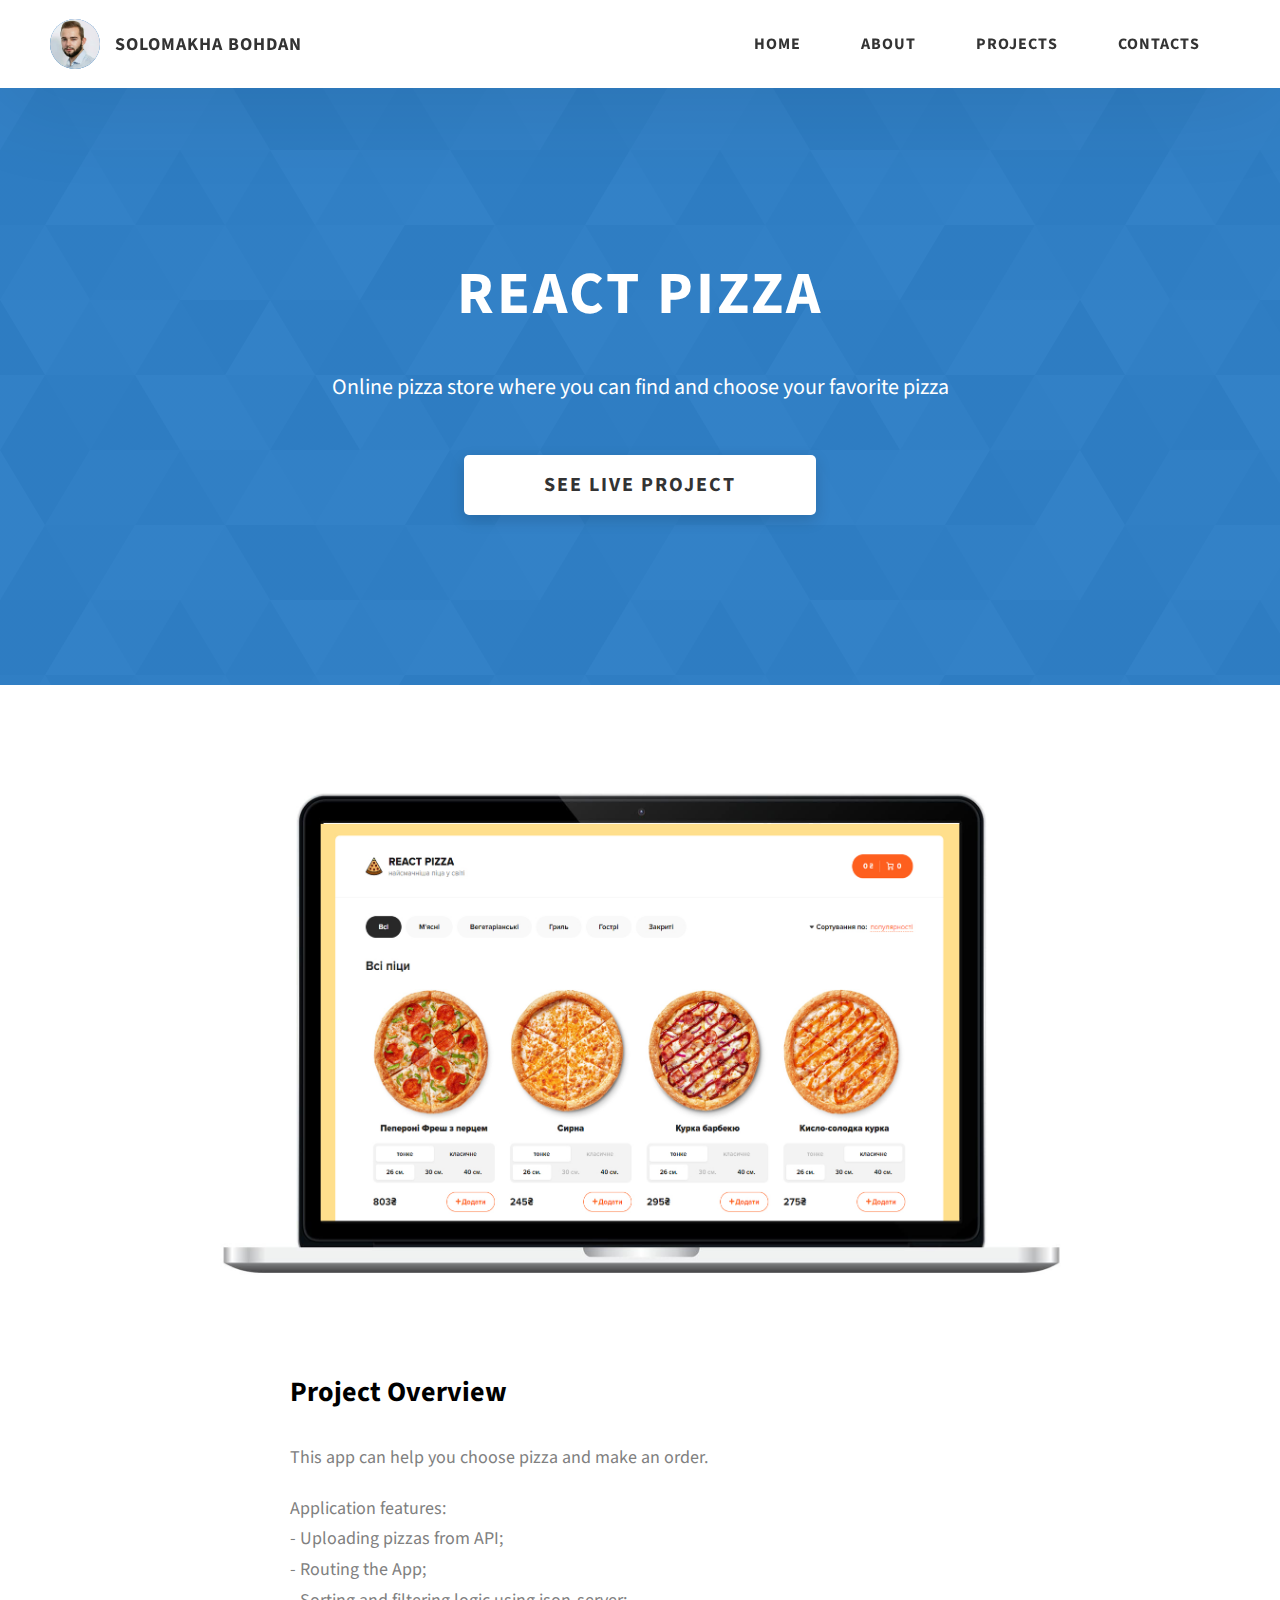
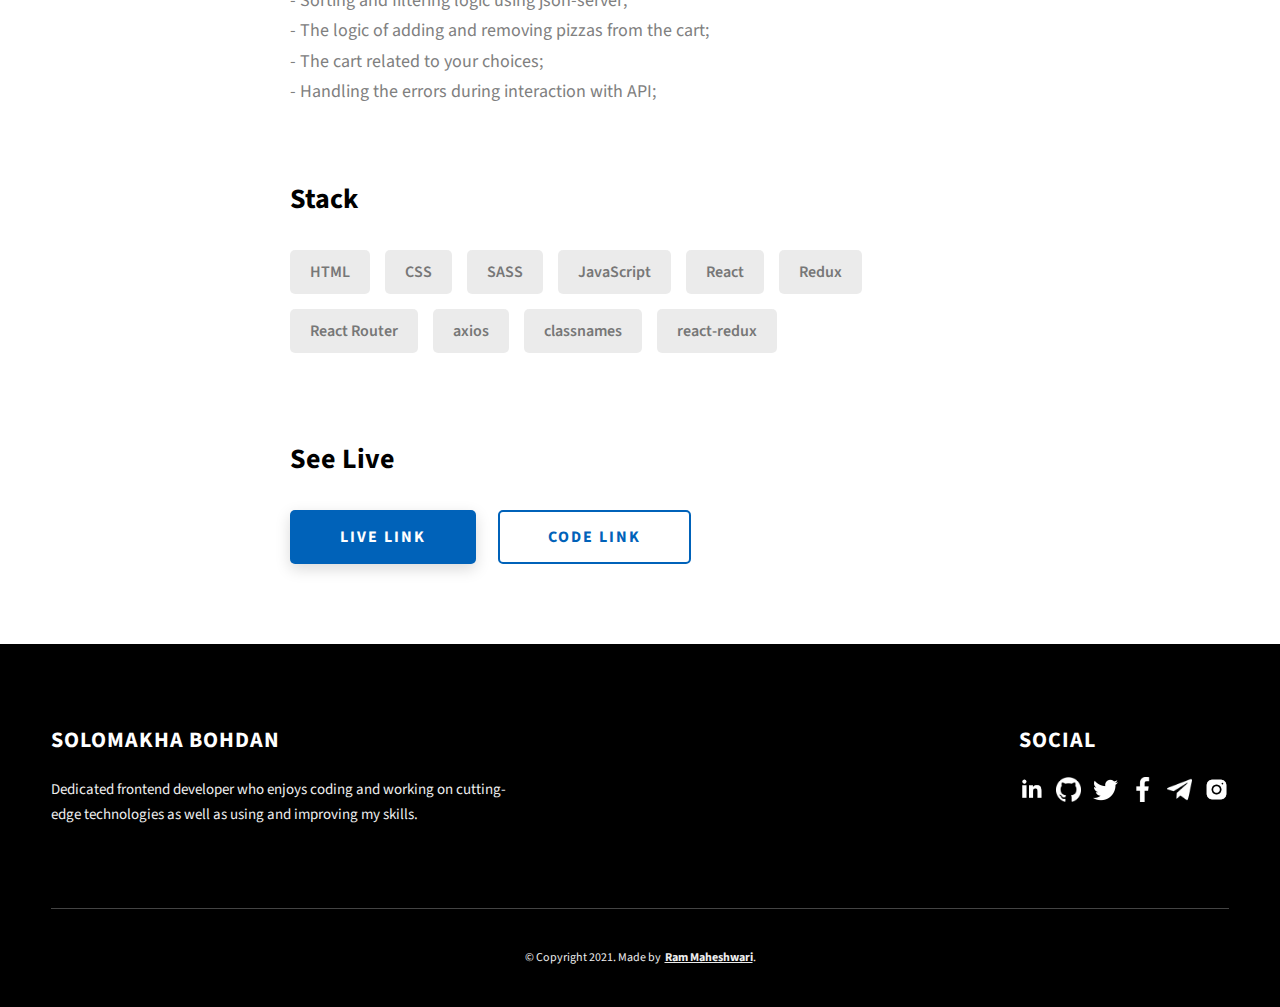
<file: project-2.html>
<!DOCTYPE html>
<html lang="en">
<head>
  <meta charset="UTF-8" />
  <meta name="viewport" content="width=device-width, initial-scale=1.0" />
  <meta http-equiv="X-UA-Compatible" content="ie=edge" />
  <title>React Pizza</title>
  <meta name="description" content="Case study page of Project" />

  <link rel="stylesheet" href="css/style.css" />

  <link rel="preconnect" href="https://fonts.googleapis.com" />
  <link rel="preconnect" href="https://fonts.gstatic.com" crossorigin />
  <link
          href="https://fonts.googleapis.com/css2?family=Source+Sans+Pro:wght@400;600;700;900&display=swap"
          rel="stylesheet"
  />
</head>
<body>
<header class="header">
  <div class="header__content">
    <div class="header__logo-container">
      <div class="header__logo-img-cont">
        <img
                src="./assets/jpeg/bodia_solo.jpg"
                alt="Solomakha Bohdan Image"
                class="header__logo-img"
        />
      </div>
      <span class="header__logo-sub">Solomakha Bohdan</span>
    </div>
    <div class="header__main">
      <ul class="header__links">
        <li class="header__link-wrapper">
          <a href="./index.html" class="header__link"> Home </a>
        </li>
        <li class="header__link-wrapper">
          <a href="./index.html#about" class="header__link">About </a>
        </li>
        <li class="header__link-wrapper">
          <a href="./index.html#projects" class="header__link">
            Projects
          </a>
        </li>
        <li class="header__link-wrapper">
          <a href="./index.html#contact" class="header__link"> Contacts </a>
        </li>
      </ul>
      <div class="header__main-ham-menu-cont">
        <img
                src="./assets/svg/ham-menu.svg"
                alt="hamburger menu"
                class="header__main-ham-menu"
        />
        <img
                src="./assets/svg/ham-menu-close.svg"
                alt="hamburger menu close"
                class="header__main-ham-menu-close d-none"
        />
      </div>
    </div>
  </div>
  <div class="header__sm-menu">
    <div class="header__sm-menu-content">
      <ul class="header__sm-menu-links">
        <li class="header__sm-menu-link">
          <a href="./index.html"> Home </a>
        </li>

        <li class="header__sm-menu-link">
          <a href="./index.html#about"> About </a>
        </li>

        <li class="header__sm-menu-link">
          <a href="./index.html#projects"> Projects </a>
        </li>

        <li class="header__sm-menu-link">
          <a href="./index.html#contact"> Contacts </a>
        </li>
      </ul>
    </div>
  </div>
</header>
<section class="project-cs-hero">
  <div class="project-cs-hero__content">
    <h1 class="heading-primary">React Pizza</h1>
    <div class="project-cs-hero__info">
      <p class="text-primary">
        Online pizza store where you can find and choose your favorite pizza
      </p>
    </div>
    <div class="project-cs-hero__cta">
      <a href="https://react-pizza-solo.herokuapp.com/" class="btn btn--bg" target="_blank">See live project</a>
    </div>
  </div>
</section>
<section class="project-details">
  <div class="main-container">
    <div class="project-details__content">
      <div class="project-details__showcase-img-cont">
        <img
                src="./assets/jpeg/React%20Pizza.jpg"
                alt="Project Image"
                class="project-details__showcase-img"
        />
      </div>
      <div class="project-details__content-main">
        <div class="project-details__desc">
          <h3 class="project-details__content-title">Project Overview</h3>
          <p class="project-details__desc-para">
            This app can help you choose pizza and make an order.
          </p>
          <p class="project-details__desc-para">
            Application features:<br>
            - Uploading pizzas from API; <br>- Routing the App;<br>- Sorting and filtering logic using json-server;<br>- The logic of adding and removing pizzas from the cart;<br>- The cart related to your choices;<br>- Handling the errors during interaction with API;
          </p>
        </div>
        <div class="project-details__tools-used">
          <h3 class="project-details__content-title">Stack</h3>
          <div class="skills">
            <div class="skills__skill">HTML</div>
            <div class="skills__skill">CSS</div>
            <div class="skills__skill">SASS</div>
            <div class="skills__skill">JavaScript</div>
            <div class="skills__skill">React</div>
            <div class="skills__skill">Redux</div>
            <div class="skills__skill">React Router</div>
            <div class="skills__skill">axios</div>
            <div class="skills__skill">classnames</div>
            <div class="skills__skill">react-redux</div>


          </div>
        </div>
        <div class="project-details__links">
          <h3 class="project-details__content-title">See Live</h3>
          <a
                  href="https://react-pizza-solo.herokuapp.com/"
                  class="btn btn--med btn--theme project-details__links-btn"
                  target="_blank"
          >Live Link</a
          >
          <a
                  href="https://github.com/BohdanSolo/react-pizza"
                  class="btn btn--med btn--theme-inv project-details__links-btn"
                  target="_blank"
          >Code Link</a
          >
        </div>
      </div>
    </div>
  </div>
</section>
<footer class="main-footer">
  <div class="main-container">
    <div class="main-footer__upper">
      <div class="main-footer__row main-footer__row-1">
        <h2 class="heading heading-sm main-footer__heading-sm">
          <span>Social</span>
        </h2>
        <div class="main-footer__social-cont">
          <a target="_blank" rel="noreferrer" href="https://www.linkedin.com/in/bohdan-solomakha-750a14240/">
            <img
                    class="main-footer__icon"
                    src="./assets/png/linkedin-ico.png"
                    alt="icon"
            />
          </a>
          <a target="_blank" rel="noreferrer" href="https://github.com/BohdanSolo">
            <img
                    class="main-footer__icon"
                    src="./assets/png/github-ico.png"
                    alt="icon"
            />
          </a>
          <a target="_blank" rel="noreferrer" href="https://twitter.com/Bohdan_solo?t=991ut2WGYXUdXhXmWjefPw&s=09">
            <img
                    class="main-footer__icon"
                    src="./assets/png/twitter-ico.png"
                    alt="icon"
            />
          </a>
          <a target="_blank" rel="noreferrer" href="https://www.facebook.com/bohdan.solomakha">
            <img
                    class="main-footer__icon"
                    src="./assets/png/facebook.png"
                    alt="icon"
            />
          </a>
          <a target="_blank" rel="noreferrer" href="https://t.me/bodia_solo">
            <img
                    class="main-footer__icon"
                    src="./assets/png/telegram.png"
                    alt="icon"
            />
          </a>
          <a target="_blank" rel="noreferrer" href="https://www.instagram.com/bodia_solo/">
            <img
                    class="main-footer__icon main-footer__icon--mr-none"
                    src="./assets/png/insta-ico.png"
                    alt="icon"
            />
          </a>
        </div>
      </div>
      <div class="main-footer__row main-footer__row-2">
        <h4 class="heading heading-sm text-lt">Solomakha Bohdan</h4>
        <p class="main-footer__short-desc">
          Dedicated frontend developer who enjoys coding and working on cutting-edge technologies as well as using and improving my skills.
        </p>
      </div>
    </div>

    <div class="main-footer__lower">
      &copy; Copyright 2021. Made by
      <a rel="noreferrer"  href="#"
      >Ram Maheshwari</a
      >.
    </div>
  </div>
</footer>
<script src="./index.js"></script>
</body>
</html>
</file>
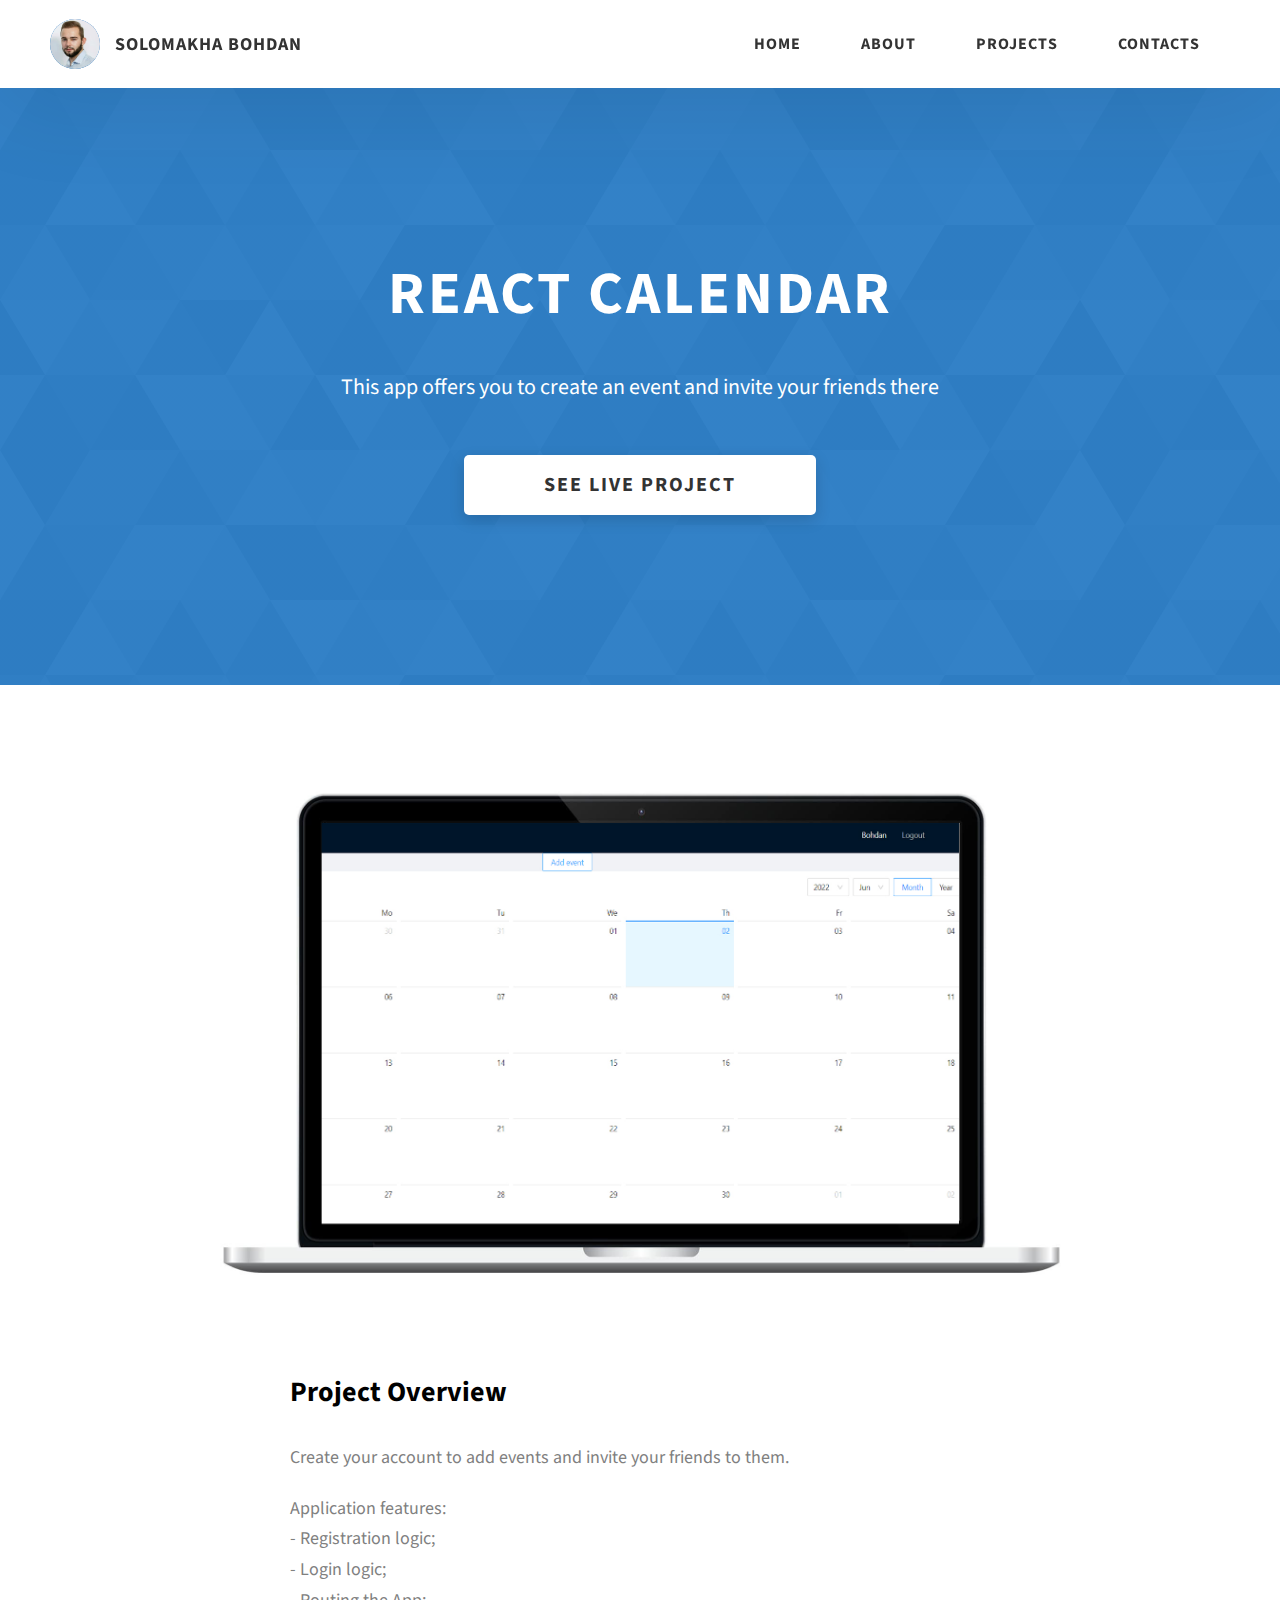
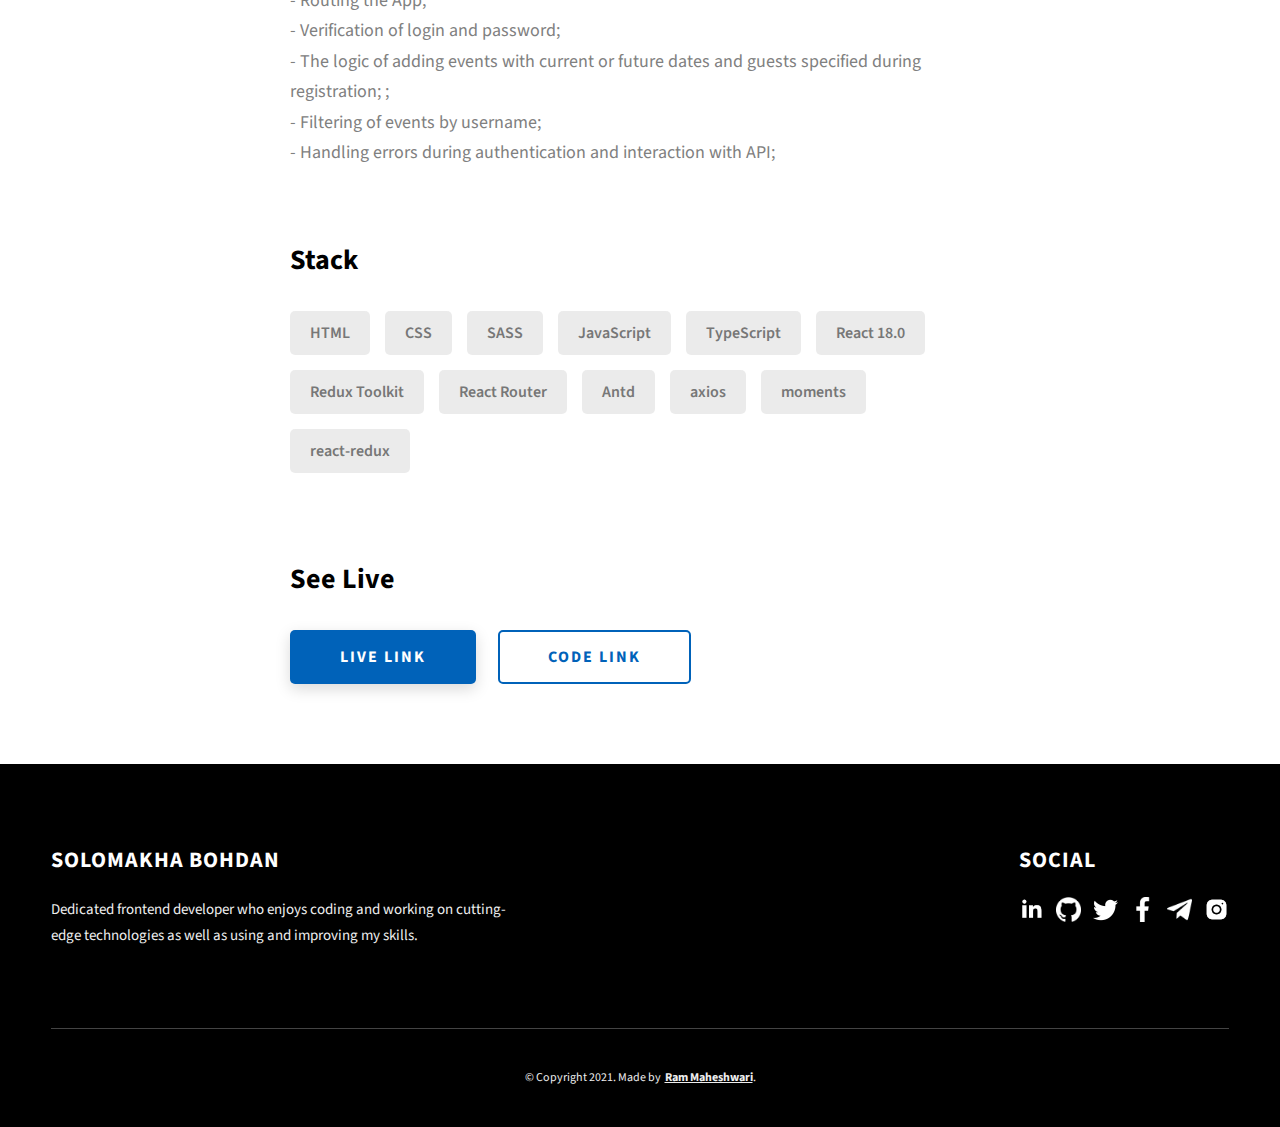
<file: project-3.html>
<!DOCTYPE html>
<html lang="en">
<head>
  <meta charset="UTF-8" />
  <meta name="viewport" content="width=device-width, initial-scale=1.0" />
  <meta http-equiv="X-UA-Compatible" content="ie=edge" />
  <title>React Calendar</title>
  <meta name="description" content="Case study page of Project" />

  <link rel="stylesheet" href="css/style.css" />

  <link rel="preconnect" href="https://fonts.googleapis.com" />
  <link rel="preconnect" href="https://fonts.gstatic.com" crossorigin />
  <link
          href="https://fonts.googleapis.com/css2?family=Source+Sans+Pro:wght@400;600;700;900&display=swap"
          rel="stylesheet"
  />
</head>
<body>
<header class="header">
  <div class="header__content">
    <div class="header__logo-container">
      <div class="header__logo-img-cont">
        <img
                src="./assets/jpeg/bodia_solo.jpg"
                alt="Solomakha Bohdan Image"
                class="header__logo-img"
        />
      </div>
      <span class="header__logo-sub">Solomakha Bohdan</span>
    </div>
    <div class="header__main">
      <ul class="header__links">
        <li class="header__link-wrapper">
          <a href="./index.html" class="header__link"> Home </a>
        </li>
        <li class="header__link-wrapper">
          <a href="./index.html#about" class="header__link">About </a>
        </li>
        <li class="header__link-wrapper">
          <a href="./index.html#projects" class="header__link">
            Projects
          </a>
        </li>
        <li class="header__link-wrapper">
          <a href="./index.html#contact" class="header__link"> Contacts </a>
        </li>
      </ul>
      <div class="header__main-ham-menu-cont">
        <img
                src="./assets/svg/ham-menu.svg"
                alt="hamburger menu"
                class="header__main-ham-menu"
        />
        <img
                src="./assets/svg/ham-menu-close.svg"
                alt="hamburger menu close"
                class="header__main-ham-menu-close d-none"
        />
      </div>
    </div>
  </div>
  <div class="header__sm-menu">
    <div class="header__sm-menu-content">
      <ul class="header__sm-menu-links">
        <li class="header__sm-menu-link">
          <a href="./index.html"> Home </a>
        </li>

        <li class="header__sm-menu-link">
          <a href="./index.html#about"> About </a>
        </li>

        <li class="header__sm-menu-link">
          <a href="./index.html#projects"> Projects </a>
        </li>

        <li class="header__sm-menu-link">
          <a href="./index.html#contact"> Contacts </a>
        </li>
      </ul>
    </div>
  </div>
</header>
<section class="project-cs-hero">
  <div class="project-cs-hero__content">
    <h1 class="heading-primary">React Calendar</h1>
    <div class="project-cs-hero__info">
      <p class="text-primary">
        This app offers you to create an event and invite your friends there</p>
    </div>
    <div class="project-cs-hero__cta">
      <a href="https://calendar-react-solo.herokuapp.com/" class="btn btn--bg" target="_blank">See live project</a>
    </div>
  </div>
</section>
<section class="project-details">
  <div class="main-container">
    <div class="project-details__content">
      <div class="project-details__showcase-img-cont">
        <img
                src="./assets/jpeg/React%20calendar.jpg"
                alt="Project Image"
                class="project-details__showcase-img"
        />
      </div>
      <div class="project-details__content-main">
        <div class="project-details__desc">
          <h3 class="project-details__content-title">Project Overview</h3>
          <p class="project-details__desc-para">
            Create your account to add events and invite your friends to them.
          </p>
          <p class="project-details__desc-para">
            Application features:<br>
            - Registration logic; <br>- Login logic;<br>- Routing the App;<br>- Verification of login and password;<br>- The logic of adding events with current or future dates and guests specified during registration;
            ;<br>- Filtering of events by username;<br>- Handling errors during authentication and interaction with API;
          </p>
        </div>
        <div class="project-details__tools-used">
          <h3 class="project-details__content-title">Stack</h3>
          <div class="skills">
            <div class="skills__skill">HTML</div>
            <div class="skills__skill">CSS</div>
            <div class="skills__skill">SASS</div>
            <div class="skills__skill">JavaScript</div>
            <div class="skills__skill">TypeScript</div>
            <div class="skills__skill">React 18.0</div>
            <div class="skills__skill">Redux Toolkit</div>
            <div class="skills__skill">React Router</div>
            <div class="skills__skill">Antd</div>
            <div class="skills__skill">axios</div>
            <div class="skills__skill">moments</div>
            <div class="skills__skill">react-redux</div>


          </div>
        </div>
        <div class="project-details__links">
          <h3 class="project-details__content-title">See Live</h3>
          <a
                  href="https://calendar-react-solo.herokuapp.com/"
                  class="btn btn--med btn--theme project-details__links-btn"
                  target="_blank"
          >Live Link</a
          >
          <a
                  href="https://github.com/BohdanSolo/react-calendar"
                  class="btn btn--med btn--theme-inv project-details__links-btn"
                  target="_blank"
          >Code Link</a
          >
        </div>
      </div>
    </div>
  </div>
</section>
<footer class="main-footer">
  <div class="main-container">
    <div class="main-footer__upper">
      <div class="main-footer__row main-footer__row-1">
        <h2 class="heading heading-sm main-footer__heading-sm">
          <span>Social</span>
        </h2>
        <div class="main-footer__social-cont">
          <a target="_blank" rel="noreferrer" href="https://www.linkedin.com/in/bohdan-solomakha-750a14240/">
            <img
                    class="main-footer__icon"
                    src="./assets/png/linkedin-ico.png"
                    alt="icon"
            />
          </a>
          <a target="_blank" rel="noreferrer" href="https://github.com/BohdanSolo">
            <img
                    class="main-footer__icon"
                    src="./assets/png/github-ico.png"
                    alt="icon"
            />
          </a>
          <a target="_blank" rel="noreferrer" href="https://twitter.com/Bohdan_solo?t=991ut2WGYXUdXhXmWjefPw&s=09">
            <img
                    class="main-footer__icon"
                    src="./assets/png/twitter-ico.png"
                    alt="icon"
            />
          </a>
          <a target="_blank" rel="noreferrer" href="https://www.facebook.com/bohdan.solomakha">
            <img
                    class="main-footer__icon"
                    src="./assets/png/facebook.png"
                    alt="icon"
            />
          </a>
          <a target="_blank" rel="noreferrer" href="https://t.me/bodia_solo">
            <img
                    class="main-footer__icon"
                    src="./assets/png/telegram.png"
                    alt="icon"
            />
          </a>
          <a target="_blank" rel="noreferrer" href="https://www.instagram.com/bodia_solo/">
            <img
                    class="main-footer__icon main-footer__icon--mr-none"
                    src="./assets/png/insta-ico.png"
                    alt="icon"
            />
          </a>
        </div>
      </div>
      <div class="main-footer__row main-footer__row-2">
        <h4 class="heading heading-sm text-lt">Solomakha Bohdan</h4>
        <p class="main-footer__short-desc">
          Dedicated frontend developer who enjoys coding and working on cutting-edge technologies as well as using and improving my skills.
        </p>
      </div>
    </div>

    <div class="main-footer__lower">
      &copy; Copyright 2021. Made by
      <a rel="noreferrer"  href="#"
      >Ram Maheshwari</a
      >.
    </div>
  </div>
</footer>
<script src="./index.js"></script>
</body>
</html>
</file>
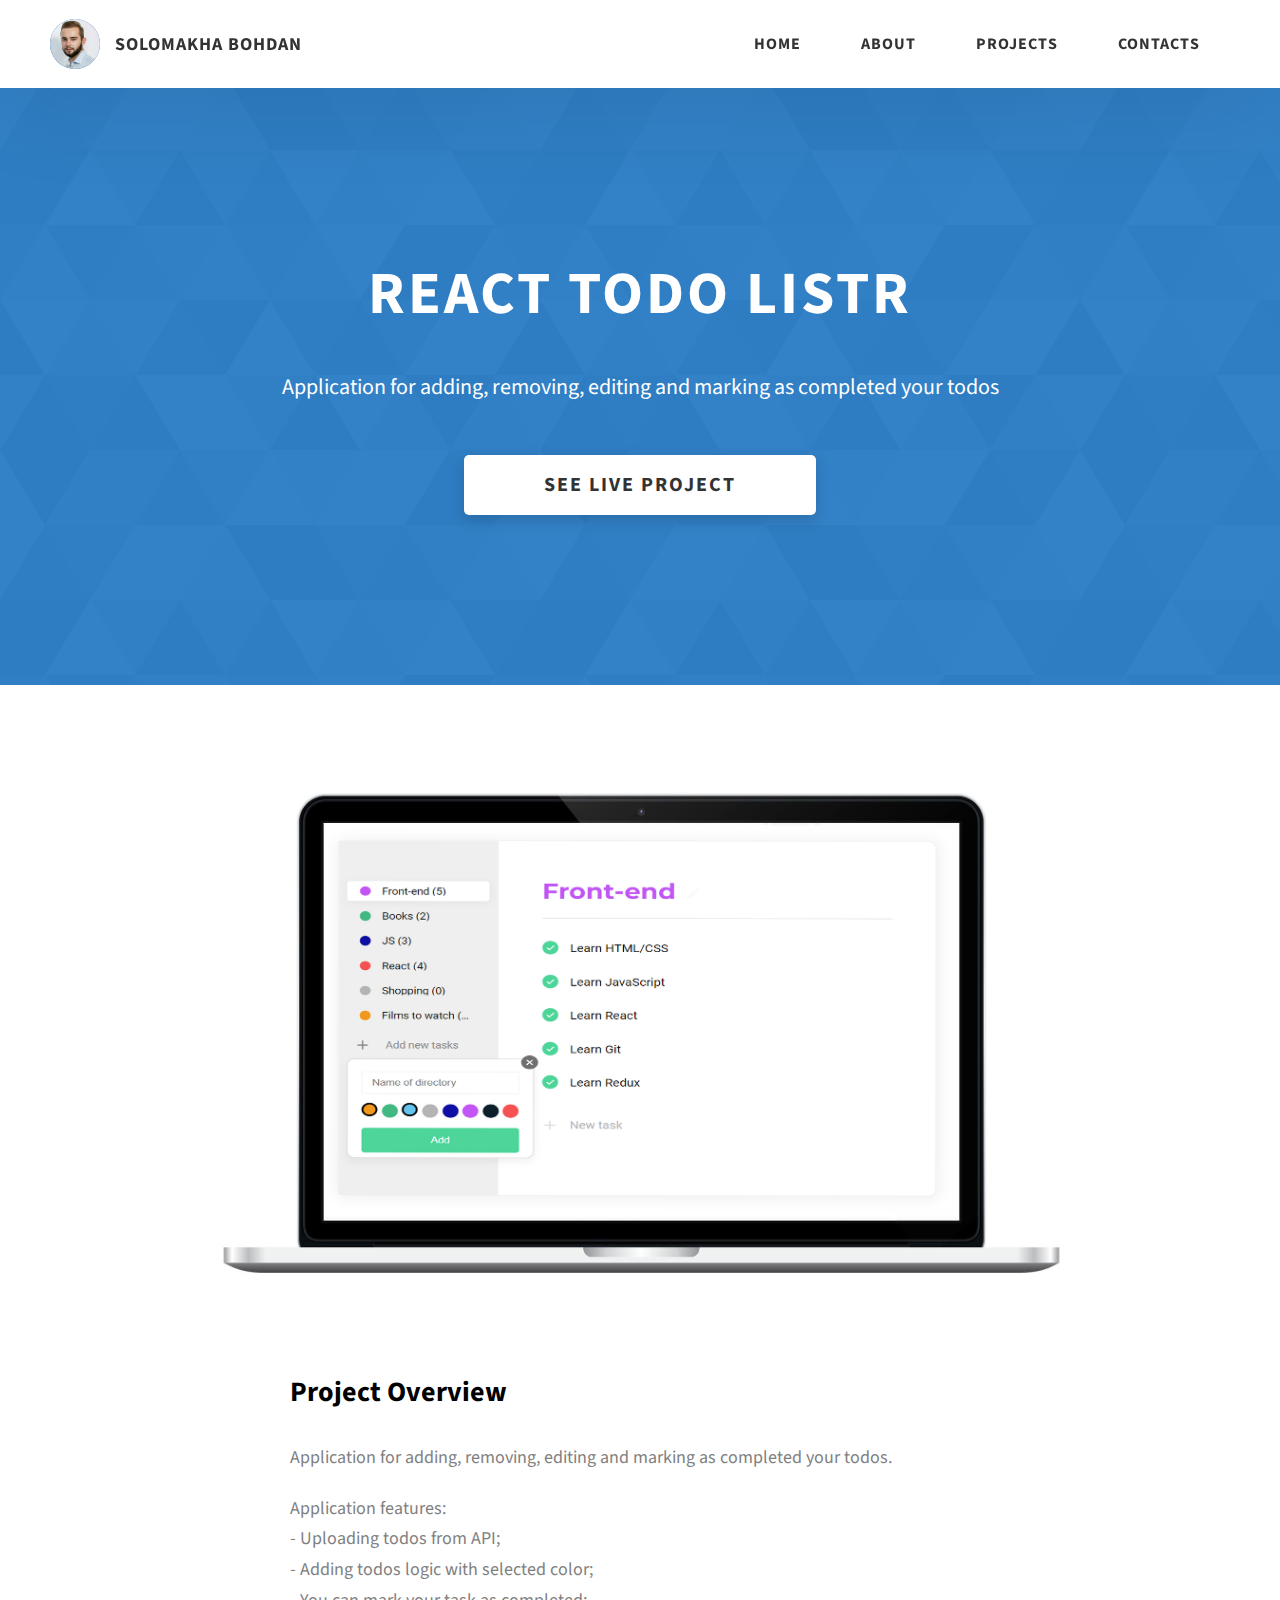
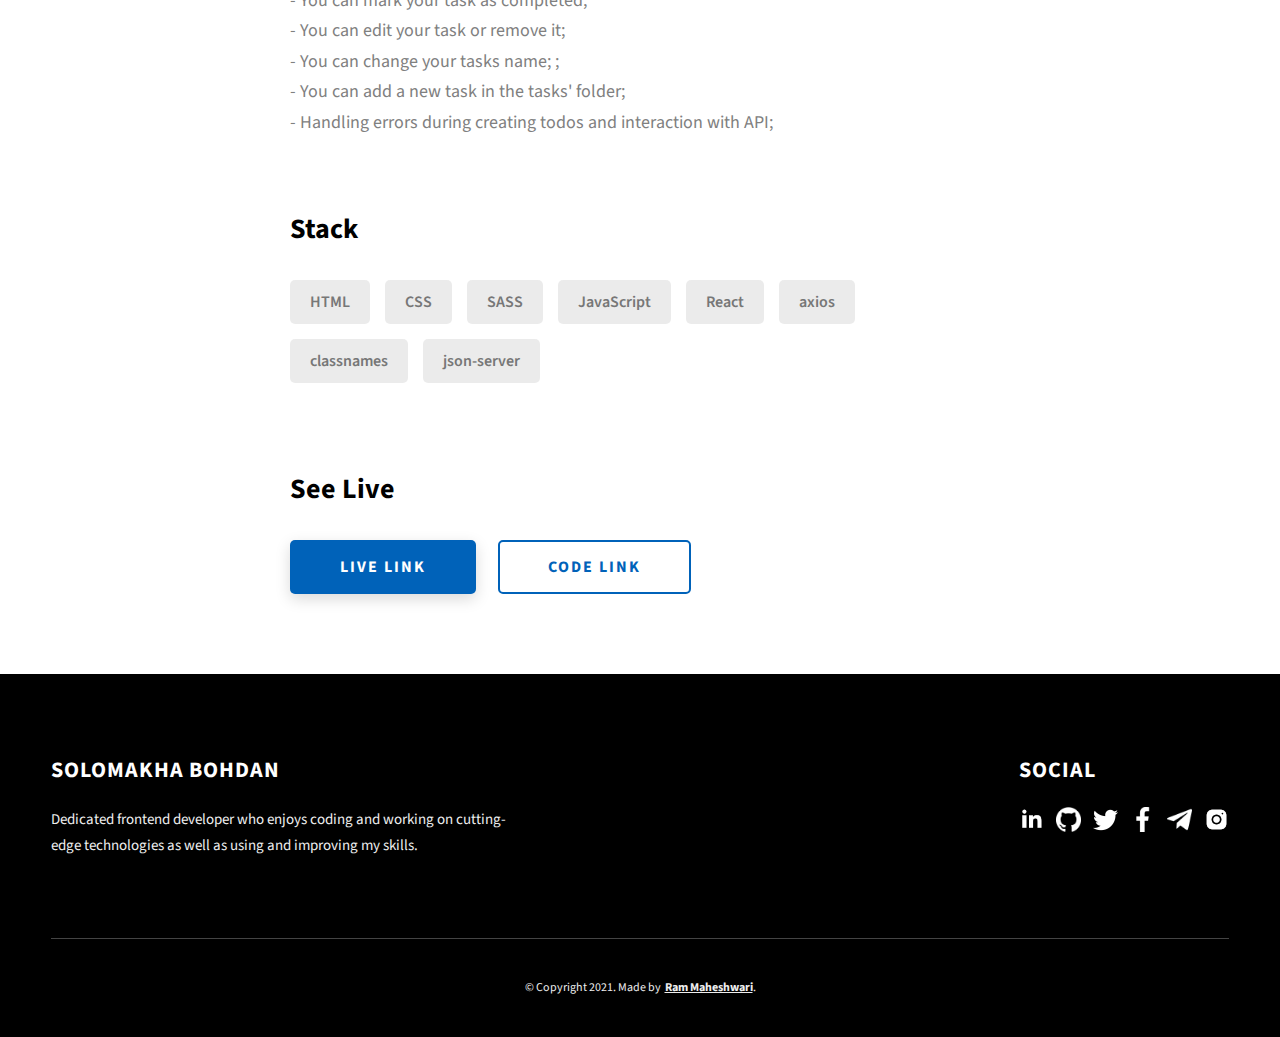
<file: project-4.html>
<!DOCTYPE html>
<html lang="en">
<head>
  <meta charset="UTF-8" />
  <meta name="viewport" content="width=device-width, initial-scale=1.0" />
  <meta http-equiv="X-UA-Compatible" content="ie=edge" />
  <title>React Todo List</title>
  <meta name="description" content="Case study page of Project" />

  <link rel="stylesheet" href="css/style.css" />

  <link rel="preconnect" href="https://fonts.googleapis.com" />
  <link rel="preconnect" href="https://fonts.gstatic.com" crossorigin />
  <link
          href="https://fonts.googleapis.com/css2?family=Source+Sans+Pro:wght@400;600;700;900&display=swap"
          rel="stylesheet"
  />
</head>
<body>
<header class="header">
  <div class="header__content">
    <div class="header__logo-container">
      <div class="header__logo-img-cont">
        <img
                src="./assets/jpeg/bodia_solo.jpg"
                alt="Solomakha Bohdan Image"
                class="header__logo-img"
        />
      </div>
      <span class="header__logo-sub">Solomakha Bohdan</span>
    </div>
    <div class="header__main">
      <ul class="header__links">
        <li class="header__link-wrapper">
          <a href="./index.html" class="header__link"> Home </a>
        </li>
        <li class="header__link-wrapper">
          <a href="./index.html#about" class="header__link">About </a>
        </li>
        <li class="header__link-wrapper">
          <a href="./index.html#projects" class="header__link">
            Projects
          </a>
        </li>
        <li class="header__link-wrapper">
          <a href="./index.html#contact" class="header__link"> Contacts </a>
        </li>
      </ul>
      <div class="header__main-ham-menu-cont">
        <img
                src="./assets/svg/ham-menu.svg"
                alt="hamburger menu"
                class="header__main-ham-menu"
        />
        <img
                src="./assets/svg/ham-menu-close.svg"
                alt="hamburger menu close"
                class="header__main-ham-menu-close d-none"
        />
      </div>
    </div>
  </div>
  <div class="header__sm-menu">
    <div class="header__sm-menu-content">
      <ul class="header__sm-menu-links">
        <li class="header__sm-menu-link">
          <a href="./index.html"> Home </a>
        </li>

        <li class="header__sm-menu-link">
          <a href="./index.html#about"> About </a>
        </li>

        <li class="header__sm-menu-link">
          <a href="./index.html#projects"> Projects </a>
        </li>

        <li class="header__sm-menu-link">
          <a href="./index.html#contact"> Contacts </a>
        </li>
      </ul>
    </div>
  </div>
</header>
<section class="project-cs-hero">
  <div class="project-cs-hero__content">
    <h1 class="heading-primary">React Todo Listr</h1>
    <div class="project-cs-hero__info">
      <p class="text-primary">
        Application for adding, removing, editing and marking as completed your todos</p>
    </div>
    <div class="project-cs-hero__cta">
      <a href="https://react-todo-list-solo.herokuapp.com/" class="btn btn--bg" target="_blank">See live project</a>
    </div>
  </div>
</section>
<section class="project-details">
  <div class="main-container">
    <div class="project-details__content">
      <div class="project-details__showcase-img-cont">
        <img
                src="./assets/jpeg/React%20todo.jpg"
                alt="Project Image"
                class="project-details__showcase-img"
        />
      </div>
      <div class="project-details__content-main">
        <div class="project-details__desc">
          <h3 class="project-details__content-title">Project Overview</h3>
          <p class="project-details__desc-para">
            Application for adding, removing, editing and marking as completed your todos.
          </p>
          <p class="project-details__desc-para">
            Application features:<br>
            - Uploading todos from API;<br>- Adding todos logic with selected color;<br>- You can mark your task as completed;<br>- You can edit your task or remove it;<br>- You can change your tasks name;
            ;<br>- You can add a new task in the tasks' folder;<br>- Handling errors during creating todos and interaction with API;
          </p>
        </div>
        <div class="project-details__tools-used">
          <h3 class="project-details__content-title">Stack</h3>
          <div class="skills">
            <div class="skills__skill">HTML</div>
            <div class="skills__skill">CSS</div>
            <div class="skills__skill">SASS</div>
            <div class="skills__skill">JavaScript</div>
            <div class="skills__skill">React</div>
            <div class="skills__skill">axios</div>
            <div class="skills__skill">classnames</div>
            <div class="skills__skill">json-server</div>


          </div>
        </div>
        <div class="project-details__links">
          <h3 class="project-details__content-title">See Live</h3>
          <a
                  href="https://react-todo-list-solo.herokuapp.com/"
                  class="btn btn--med btn--theme project-details__links-btn"
                  target="_blank"
          >Live Link</a
          >
          <a
                  href="https://github.com/BohdanSolo/react-todo-list"
                  class="btn btn--med btn--theme-inv project-details__links-btn"
                  target="_blank"
          >Code Link</a
          >
        </div>
      </div>
    </div>
  </div>
</section>
<footer class="main-footer">
  <div class="main-container">
    <div class="main-footer__upper">
      <div class="main-footer__row main-footer__row-1">
        <h2 class="heading heading-sm main-footer__heading-sm">
          <span>Social</span>
        </h2>
        <div class="main-footer__social-cont">
          <a target="_blank" rel="noreferrer" href="https://www.linkedin.com/in/bohdan-solomakha-750a14240/">
            <img
                    class="main-footer__icon"
                    src="./assets/png/linkedin-ico.png"
                    alt="icon"
            />
          </a>
          <a target="_blank" rel="noreferrer" href="https://github.com/BohdanSolo">
            <img
                    class="main-footer__icon"
                    src="./assets/png/github-ico.png"
                    alt="icon"
            />
          </a>
          <a target="_blank" rel="noreferrer" href="https://twitter.com/Bohdan_solo?t=991ut2WGYXUdXhXmWjefPw&s=09">
            <img
                    class="main-footer__icon"
                    src="./assets/png/twitter-ico.png"
                    alt="icon"
            />
          </a>
          <a target="_blank" rel="noreferrer" href="https://www.facebook.com/bohdan.solomakha">
            <img
                    class="main-footer__icon"
                    src="./assets/png/facebook.png"
                    alt="icon"
            />
          </a>
          <a target="_blank" rel="noreferrer" href="https://t.me/bodia_solo">
            <img
                    class="main-footer__icon"
                    src="./assets/png/telegram.png"
                    alt="icon"
            />
          </a>
          <a target="_blank" rel="noreferrer" href="https://www.instagram.com/bodia_solo/">
            <img
                    class="main-footer__icon main-footer__icon--mr-none"
                    src="./assets/png/insta-ico.png"
                    alt="icon"
            />
          </a>
        </div>
      </div>
      <div class="main-footer__row main-footer__row-2">
        <h4 class="heading heading-sm text-lt">Solomakha Bohdan</h4>
        <p class="main-footer__short-desc">
          Dedicated frontend developer who enjoys coding and working on cutting-edge technologies as well as using and improving my skills.
        </p>
      </div>
    </div>

    <div class="main-footer__lower">
      &copy; Copyright 2021. Made by
      <a rel="noreferrer"  href="#"
      >Ram Maheshwari</a
      >.
    </div>
  </div>
</footer>
<script src="./index.js"></script>
</body>
</html>
</file>
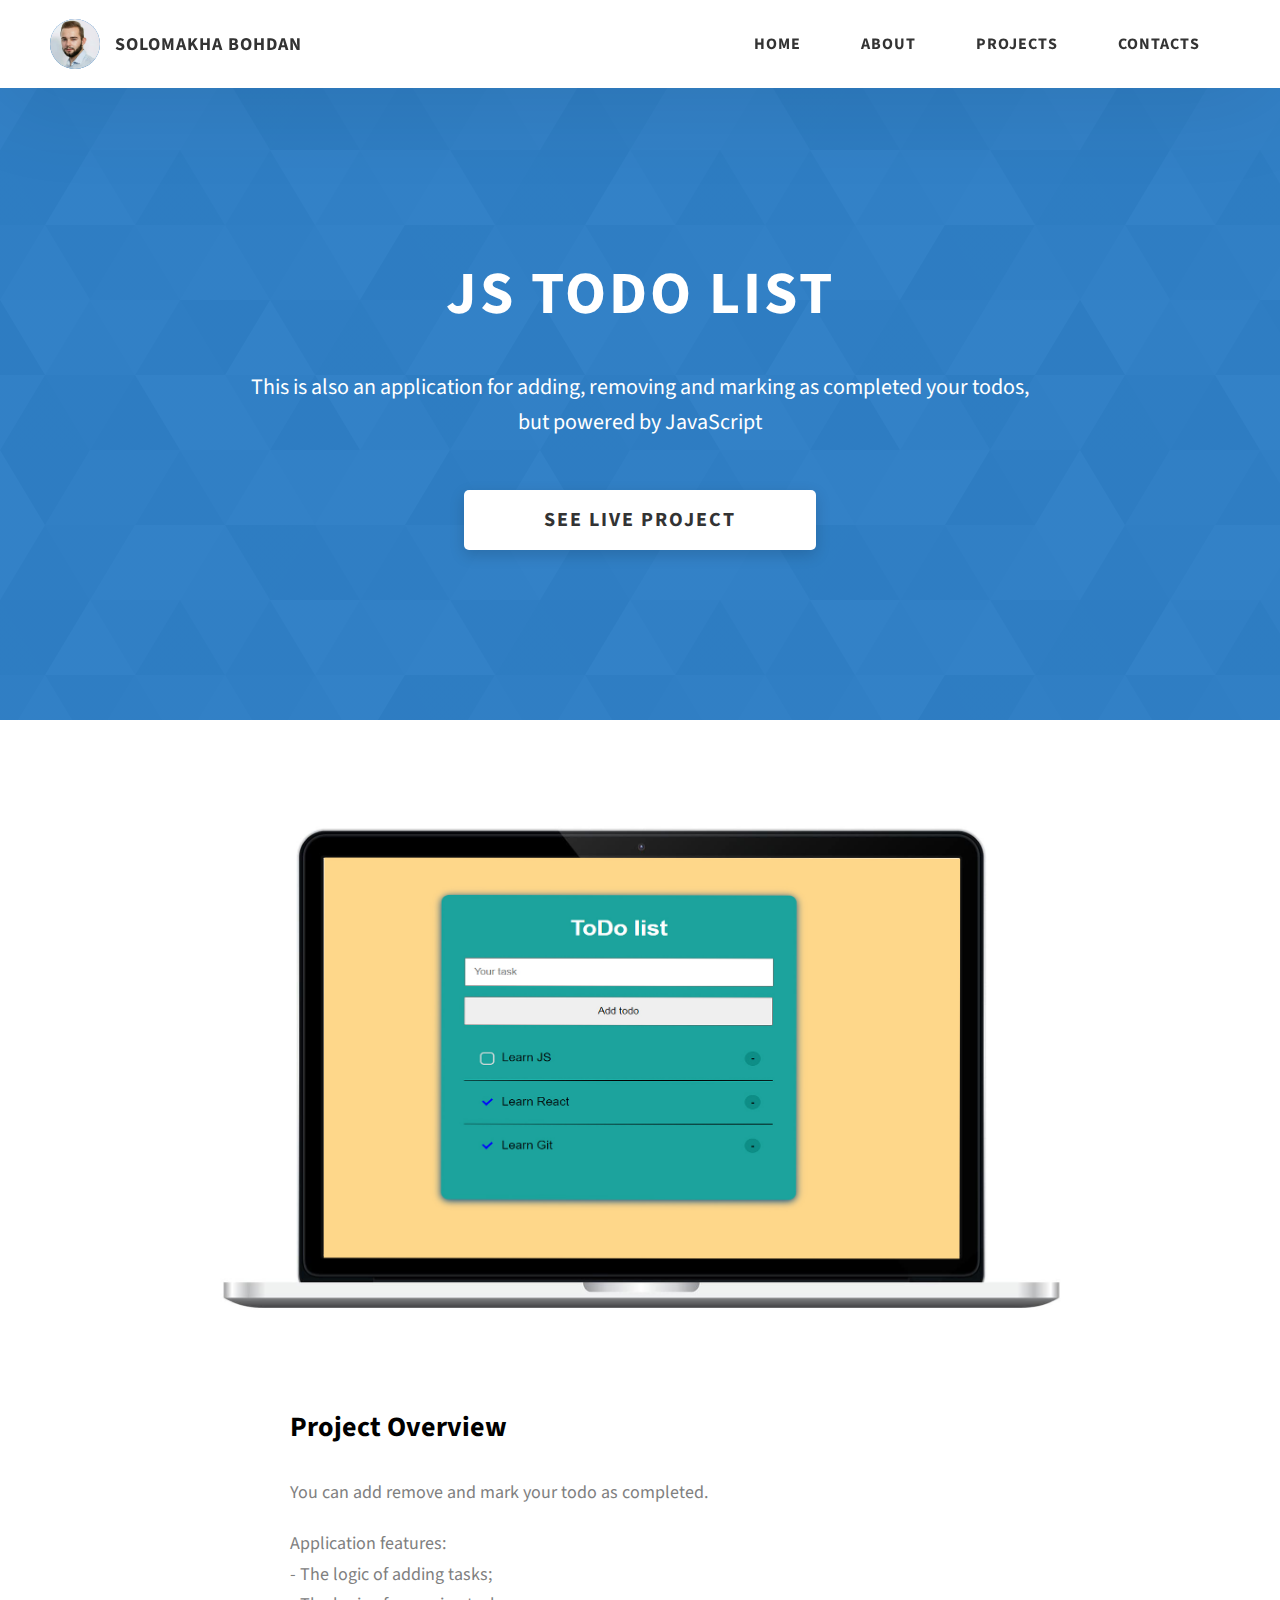
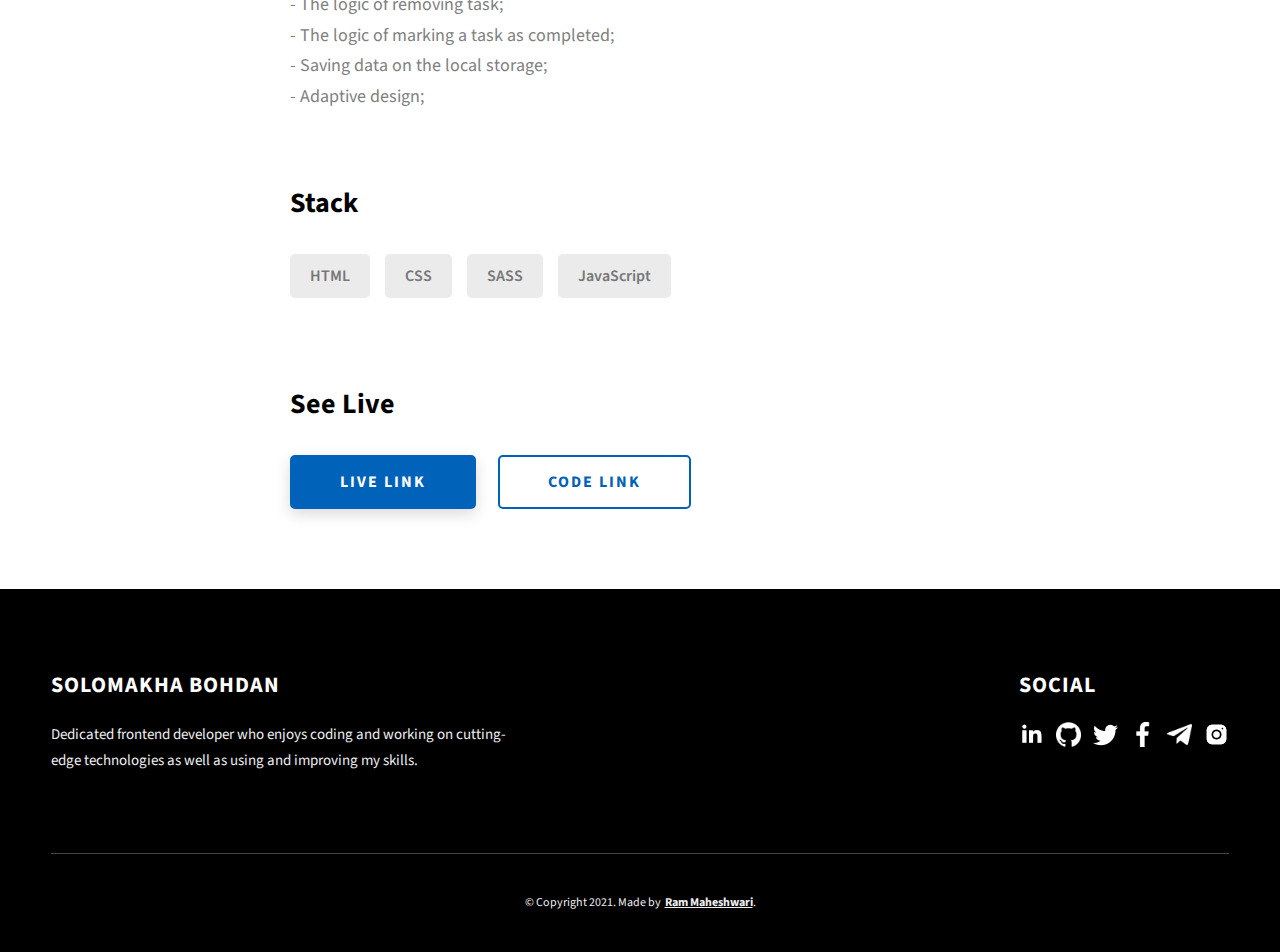
<file: project-5.html>
<!DOCTYPE html>
<html lang="en">
<head>
  <meta charset="UTF-8" />
  <meta name="viewport" content="width=device-width, initial-scale=1.0" />
  <meta http-equiv="X-UA-Compatible" content="ie=edge" />
  <title>JS Todo List</title>
  <meta name="description" content="Case study page of Project" />

  <link rel="stylesheet" href="css/style.css" />

  <link rel="preconnect" href="https://fonts.googleapis.com" />
  <link rel="preconnect" href="https://fonts.gstatic.com" crossorigin />
  <link
          href="https://fonts.googleapis.com/css2?family=Source+Sans+Pro:wght@400;600;700;900&display=swap"
          rel="stylesheet"
  />
</head>
<body>
<header class="header">
  <div class="header__content">
    <div class="header__logo-container">
      <div class="header__logo-img-cont">
        <img
                src="./assets/jpeg/bodia_solo.jpg"
                alt="Solomakha Bohdan Image"
                class="header__logo-img"
        />
      </div>
      <span class="header__logo-sub">Solomakha Bohdan</span>
    </div>
    <div class="header__main">
      <ul class="header__links">
        <li class="header__link-wrapper">
          <a href="./index.html" class="header__link"> Home </a>
        </li>
        <li class="header__link-wrapper">
          <a href="./index.html#about" class="header__link">About </a>
        </li>
        <li class="header__link-wrapper">
          <a href="./index.html#projects" class="header__link">
            Projects
          </a>
        </li>
        <li class="header__link-wrapper">
          <a href="./index.html#contact" class="header__link"> Contacts </a>
        </li>
      </ul>
      <div class="header__main-ham-menu-cont">
        <img
                src="./assets/svg/ham-menu.svg"
                alt="hamburger menu"
                class="header__main-ham-menu"
        />
        <img
                src="./assets/svg/ham-menu-close.svg"
                alt="hamburger menu close"
                class="header__main-ham-menu-close d-none"
        />
      </div>
    </div>
  </div>
  <div class="header__sm-menu">
    <div class="header__sm-menu-content">
      <ul class="header__sm-menu-links">
        <li class="header__sm-menu-link">
          <a href="./index.html"> Home </a>
        </li>

        <li class="header__sm-menu-link">
          <a href="./index.html#about"> About </a>
        </li>

        <li class="header__sm-menu-link">
          <a href="./index.html#projects"> Projects </a>
        </li>

        <li class="header__sm-menu-link">
          <a href="./index.html#contact"> Contacts </a>
        </li>
      </ul>
    </div>
  </div>
</header>
<section class="project-cs-hero">
  <div class="project-cs-hero__content">
    <h1 class="heading-primary">JS Todo List</h1>
    <div class="project-cs-hero__info">
      <p class="text-primary">
        This is also an application for adding, removing and marking as completed your todos, but powered by JavaScript</p>
    </div>
    <div class="project-cs-hero__cta">
      <a href="https://bohdansolo.github.io/js-todo-list/" class="btn btn--bg" target="_blank">See live project</a>
    </div>
  </div>
</section>
<section class="project-details">
  <div class="main-container">
    <div class="project-details__content">
      <div class="project-details__showcase-img-cont">
        <img
                src="./assets/jpeg/js%20todo.jpg"
                alt="Project Image"
                class="project-details__showcase-img"
        />
      </div>
      <div class="project-details__content-main">
        <div class="project-details__desc">
          <h3 class="project-details__content-title">Project Overview</h3>
          <p class="project-details__desc-para">
            You can add remove and mark your todo as completed.
          </p>
          <p class="project-details__desc-para">
            Application features:<br>
            - The logic of adding tasks; <br>- The logic of removing task;<br>- The logic of marking a task as completed;<br>- Saving data on the local storage;<br>- Adaptive design;
          </p>
        </div>
        <div class="project-details__tools-used">
          <h3 class="project-details__content-title">Stack</h3>
          <div class="skills">
            <div class="skills__skill">HTML</div>
            <div class="skills__skill">CSS</div>
            <div class="skills__skill">SASS</div>
            <div class="skills__skill">JavaScript</div>

          </div>
        </div>
        <div class="project-details__links">
          <h3 class="project-details__content-title">See Live</h3>
          <a
                  href="https://bohdansolo.github.io/js-todo-list/"
                  class="btn btn--med btn--theme project-details__links-btn"
                  target="_blank"
          >Live Link</a
          >
          <a
                  href="https://github.com/BohdanSolo/js-todo-list"
                  class="btn btn--med btn--theme-inv project-details__links-btn"
                  target="_blank"
          >Code Link</a
          >
        </div>
      </div>
    </div>
  </div>
</section>
<footer class="main-footer">
  <div class="main-container">
    <div class="main-footer__upper">
      <div class="main-footer__row main-footer__row-1">
        <h2 class="heading heading-sm main-footer__heading-sm">
          <span>Social</span>
        </h2>
        <div class="main-footer__social-cont">
          <a target="_blank" rel="noreferrer" href="https://www.linkedin.com/in/bohdan-solomakha-750a14240/">
            <img
                    class="main-footer__icon"
                    src="./assets/png/linkedin-ico.png"
                    alt="icon"
            />
          </a>
          <a target="_blank" rel="noreferrer" href="https://github.com/BohdanSolo">
            <img
                    class="main-footer__icon"
                    src="./assets/png/github-ico.png"
                    alt="icon"
            />
          </a>
          <a target="_blank" rel="noreferrer" href="https://twitter.com/Bohdan_solo?t=991ut2WGYXUdXhXmWjefPw&s=09">
            <img
                    class="main-footer__icon"
                    src="./assets/png/twitter-ico.png"
                    alt="icon"
            />
          </a>
          <a target="_blank" rel="noreferrer" href="https://www.facebook.com/bohdan.solomakha">
            <img
                    class="main-footer__icon"
                    src="./assets/png/facebook.png"
                    alt="icon"
            />
          </a>
          <a target="_blank" rel="noreferrer" href="https://t.me/bodia_solo">
            <img
                    class="main-footer__icon"
                    src="./assets/png/telegram.png"
                    alt="icon"
            />
          </a>
          <a target="_blank" rel="noreferrer" href="https://www.instagram.com/bodia_solo/">
            <img
                    class="main-footer__icon main-footer__icon--mr-none"
                    src="./assets/png/insta-ico.png"
                    alt="icon"
            />
          </a>
        </div>
      </div>
      <div class="main-footer__row main-footer__row-2">
        <h4 class="heading heading-sm text-lt">Solomakha Bohdan</h4>
        <p class="main-footer__short-desc">
          Dedicated frontend developer who enjoys coding and working on cutting-edge technologies as well as using and improving my skills.
        </p>
      </div>
    </div>

    <div class="main-footer__lower">
      &copy; Copyright 2021. Made by
      <a rel="noreferrer"  href="#"
      >Ram Maheshwari</a
      >.
    </div>
  </div>
</footer>
<script src="./index.js"></script>
</body>
</html>
</file>
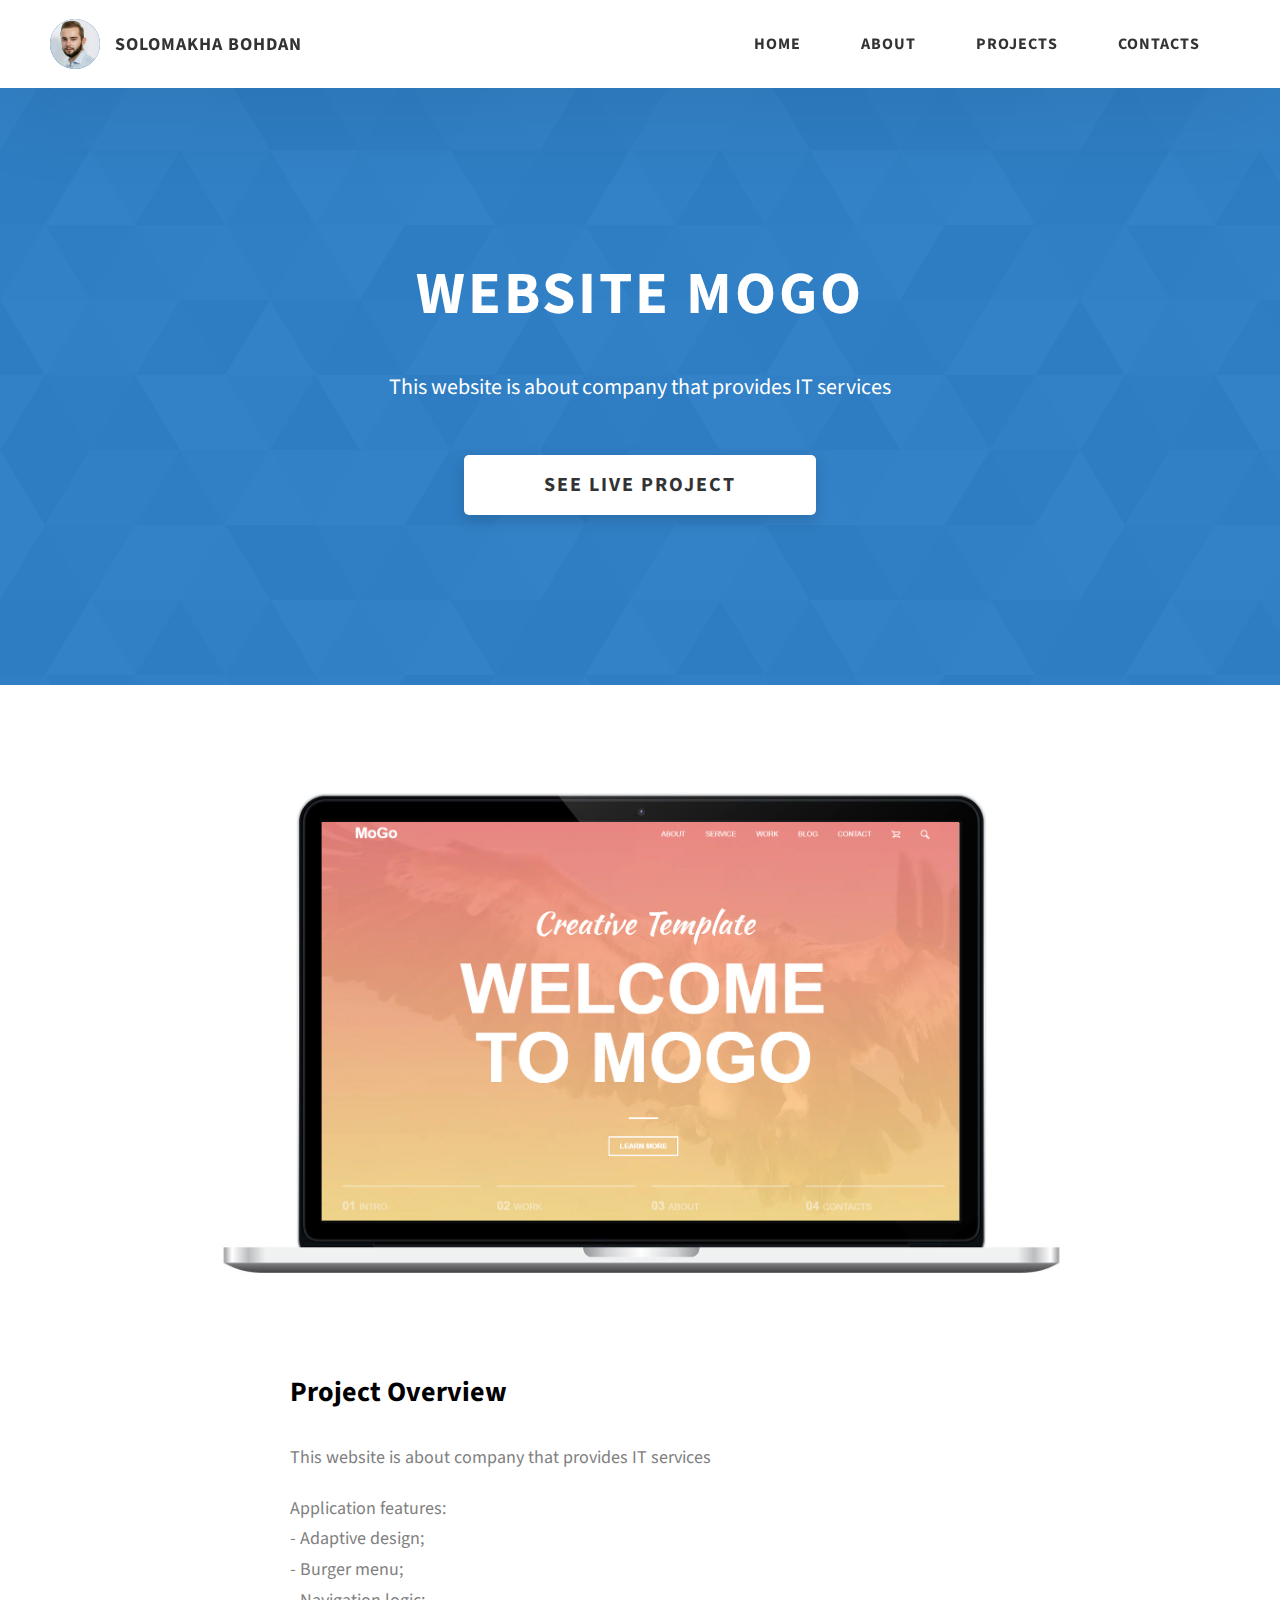
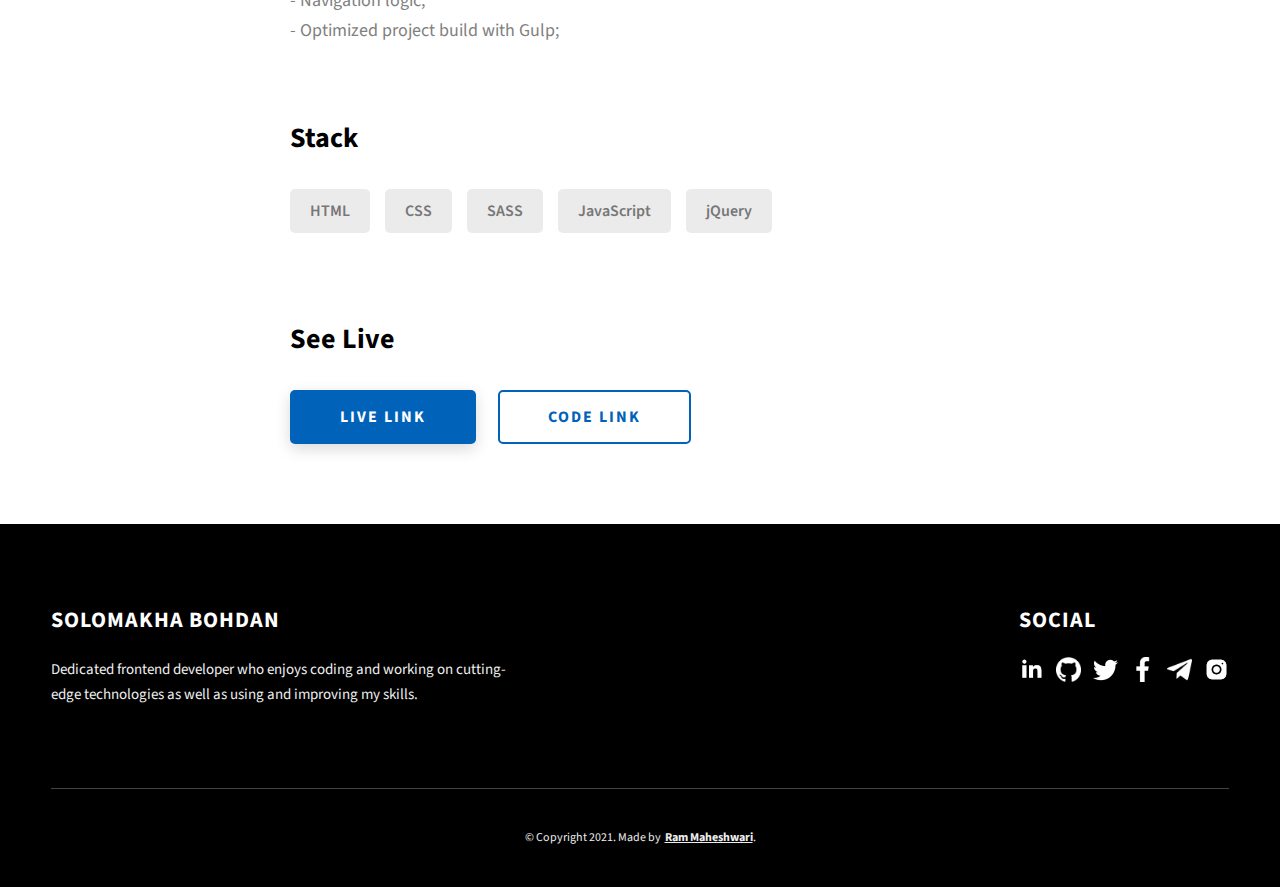
<file: project-6.html>
<!DOCTYPE html>
<html lang="en">
<head>
  <meta charset="UTF-8" />
  <meta name="viewport" content="width=device-width, initial-scale=1.0" />
  <meta http-equiv="X-UA-Compatible" content="ie=edge" />
  <title>Website Mogo</title>
  <meta name="description" content="Case study page of Project" />

  <link rel="stylesheet" href="css/style.css" />

  <link rel="preconnect" href="https://fonts.googleapis.com" />
  <link rel="preconnect" href="https://fonts.gstatic.com" crossorigin />
  <link
          href="https://fonts.googleapis.com/css2?family=Source+Sans+Pro:wght@400;600;700;900&display=swap"
          rel="stylesheet"
  />
</head>
<body>
<header class="header">
  <div class="header__content">
    <div class="header__logo-container">
      <div class="header__logo-img-cont">
        <img
                src="./assets/jpeg/bodia_solo.jpg"
                alt="Solomakha Bohdan Image"
                class="header__logo-img"
        />
      </div>
      <span class="header__logo-sub">Solomakha Bohdan</span>
    </div>
    <div class="header__main">
      <ul class="header__links">
        <li class="header__link-wrapper">
          <a href="./index.html" class="header__link"> Home </a>
        </li>
        <li class="header__link-wrapper">
          <a href="./index.html#about" class="header__link">About </a>
        </li>
        <li class="header__link-wrapper">
          <a href="./index.html#projects" class="header__link">
            Projects
          </a>
        </li>
        <li class="header__link-wrapper">
          <a href="./index.html#contact" class="header__link"> Contacts </a>
        </li>
      </ul>
      <div class="header__main-ham-menu-cont">
        <img
                src="./assets/svg/ham-menu.svg"
                alt="hamburger menu"
                class="header__main-ham-menu"
        />
        <img
                src="./assets/svg/ham-menu-close.svg"
                alt="hamburger menu close"
                class="header__main-ham-menu-close d-none"
        />
      </div>
    </div>
  </div>
  <div class="header__sm-menu">
    <div class="header__sm-menu-content">
      <ul class="header__sm-menu-links">
        <li class="header__sm-menu-link">
          <a href="./index.html"> Home </a>
        </li>

        <li class="header__sm-menu-link">
          <a href="./index.html#about"> About </a>
        </li>

        <li class="header__sm-menu-link">
          <a href="./index.html#projects"> Projects </a>
        </li>

        <li class="header__sm-menu-link">
          <a href="./index.html#contact"> Contacts </a>
        </li>
      </ul>
    </div>
  </div>
</header>
<section class="project-cs-hero">
  <div class="project-cs-hero__content">
    <h1 class="heading-primary">Website Mogo</h1>
    <div class="project-cs-hero__info">
      <p class="text-primary">
        This website is about company that provides IT services</p>
    </div>
    <div class="project-cs-hero__cta">
      <a href="https://cranky-swartz-b975b3.netlify.app/" class="btn btn--bg" target="_blank">See live project</a>
    </div>
  </div>
</section>
<section class="project-details">
  <div class="main-container">
    <div class="project-details__content">
      <div class="project-details__showcase-img-cont">
        <img
                src="./assets/jpeg/mogo.jpg"
                alt="Project Image"
                class="project-details__showcase-img"
        />
      </div>
      <div class="project-details__content-main">
        <div class="project-details__desc">
          <h3 class="project-details__content-title">Project Overview</h3>
          <p class="project-details__desc-para">
            This website is about company that provides IT services
          </p>
          <p class="project-details__desc-para">
            Application features:<br>
            - Adaptive design; <br>- Burger menu;<br>- Navigation logic;<br>- Optimized project build with Gulp;<br>
          </p>
        </div>
        <div class="project-details__tools-used">
          <h3 class="project-details__content-title">Stack</h3>
          <div class="skills">
            <div class="skills__skill">HTML</div>
            <div class="skills__skill">CSS</div>
            <div class="skills__skill">SASS</div>
            <div class="skills__skill">JavaScript</div>
            <div class="skills__skill">jQuery</div>
          </div>
        </div>
        <div class="project-details__links">
          <h3 class="project-details__content-title">See Live</h3>
          <a
                  href="https://cranky-swartz-b975b3.netlify.app/"
                  class="btn btn--med btn--theme project-details__links-btn"
                  target="_blank"
          >Live Link</a
          >
          <a
                  href="https://github.com/BohdanSolo/website-mogo"
                  class="btn btn--med btn--theme-inv project-details__links-btn"
                  target="_blank"
          >Code Link</a
          >
        </div>
      </div>
    </div>
  </div>
</section>
<footer class="main-footer">
  <div class="main-container">
    <div class="main-footer__upper">
      <div class="main-footer__row main-footer__row-1">
        <h2 class="heading heading-sm main-footer__heading-sm">
          <span>Social</span>
        </h2>
        <div class="main-footer__social-cont">
          <a target="_blank" rel="noreferrer" href="https://www.linkedin.com/in/bohdan-solomakha-750a14240/">
            <img
                    class="main-footer__icon"
                    src="./assets/png/linkedin-ico.png"
                    alt="icon"
            />
          </a>
          <a target="_blank" rel="noreferrer" href="https://github.com/BohdanSolo">
            <img
                    class="main-footer__icon"
                    src="./assets/png/github-ico.png"
                    alt="icon"
            />
          </a>
          <a target="_blank" rel="noreferrer" href="https://twitter.com/Bohdan_solo?t=991ut2WGYXUdXhXmWjefPw&s=09">
            <img
                    class="main-footer__icon"
                    src="./assets/png/twitter-ico.png"
                    alt="icon"
            />
          </a>
          <a target="_blank" rel="noreferrer" href="https://www.facebook.com/bohdan.solomakha">
            <img
                    class="main-footer__icon"
                    src="./assets/png/facebook.png"
                    alt="icon"
            />
          </a>
          <a target="_blank" rel="noreferrer" href="https://t.me/bodia_solo">
            <img
                    class="main-footer__icon"
                    src="./assets/png/telegram.png"
                    alt="icon"
            />
          </a>
          <a target="_blank" rel="noreferrer" href="https://www.instagram.com/bodia_solo/">
            <img
                    class="main-footer__icon main-footer__icon--mr-none"
                    src="./assets/png/insta-ico.png"
                    alt="icon"
            />
          </a>
        </div>
      </div>
      <div class="main-footer__row main-footer__row-2">
        <h4 class="heading heading-sm text-lt">Solomakha Bohdan</h4>
        <p class="main-footer__short-desc">
          Dedicated frontend developer who enjoys coding and working on cutting-edge technologies as well as using and improving my skills.
        </p>
      </div>
    </div>

    <div class="main-footer__lower">
      &copy; Copyright 2021. Made by
      <a rel="noreferrer"  href="#"
      >Ram Maheshwari</a
      >.
    </div>
  </div>
</footer>
<script src="./index.js"></script>
</body>
</html>
</file>
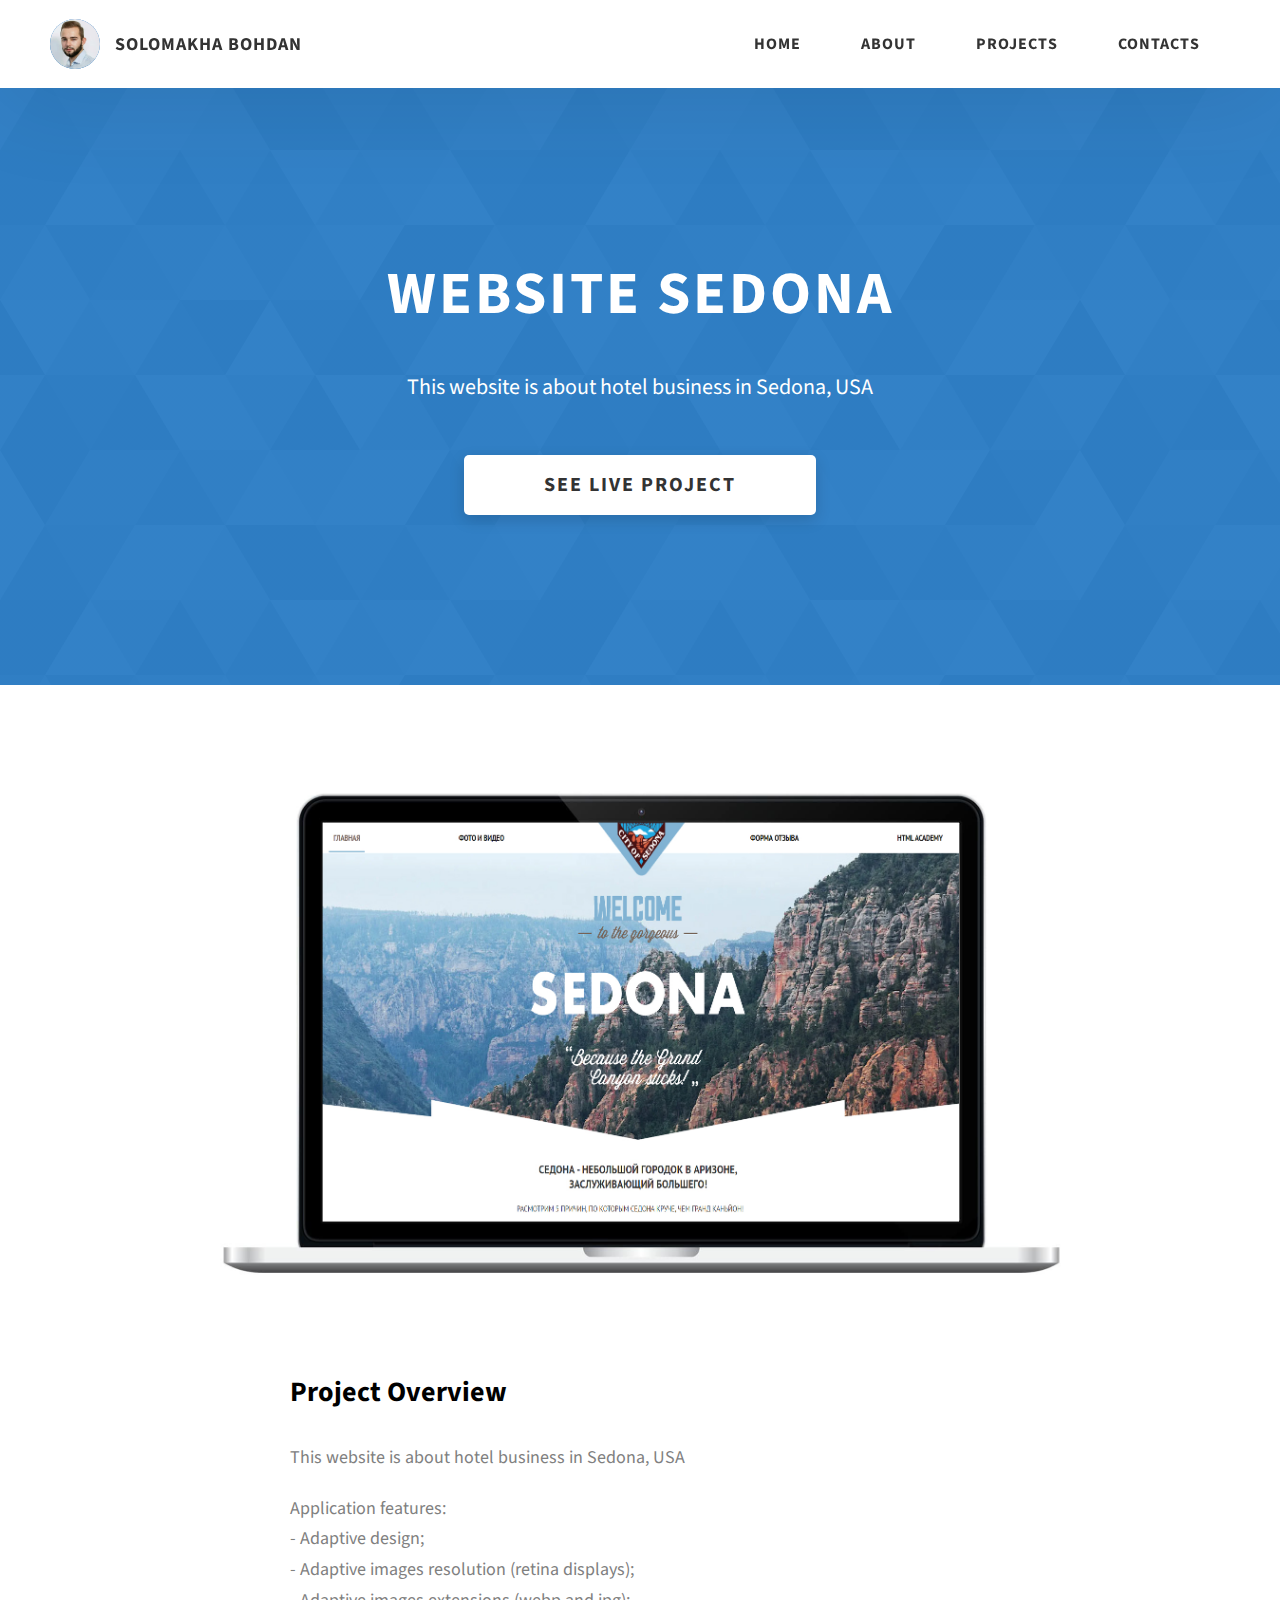
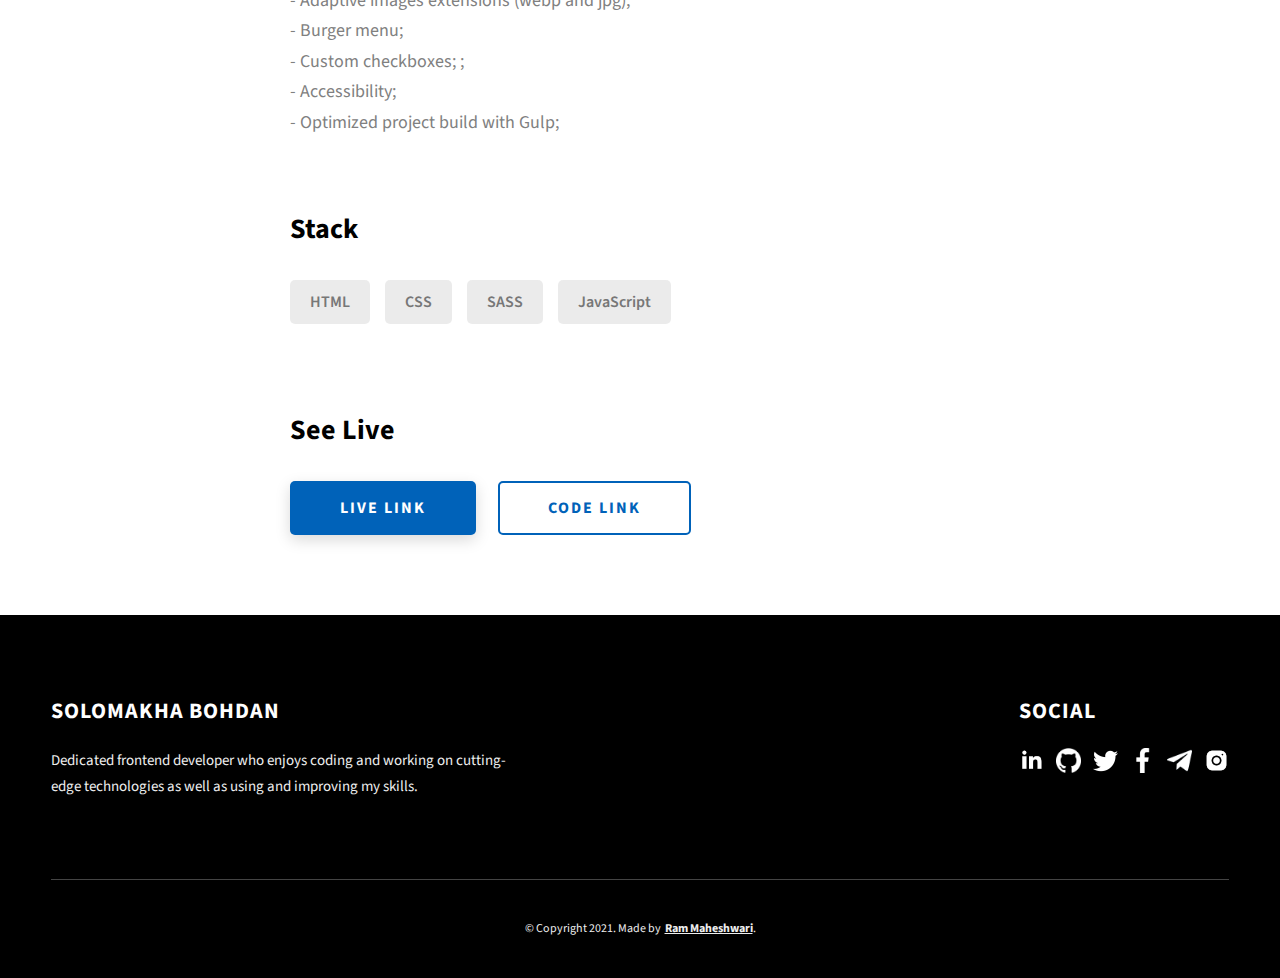
<file: project-7.html>
<!DOCTYPE html>
<html lang="en">
<head>
  <meta charset="UTF-8" />
  <meta name="viewport" content="width=device-width, initial-scale=1.0" />
  <meta http-equiv="X-UA-Compatible" content="ie=edge" />
  <title>Website Sedona</title>
  <meta name="description" content="Case study page of Project" />

  <link rel="stylesheet" href="css/style.css" />

  <link rel="preconnect" href="https://fonts.googleapis.com" />
  <link rel="preconnect" href="https://fonts.gstatic.com" crossorigin />
  <link
          href="https://fonts.googleapis.com/css2?family=Source+Sans+Pro:wght@400;600;700;900&display=swap"
          rel="stylesheet"
  />
</head>
<body>
<header class="header">
  <div class="header__content">
    <div class="header__logo-container">
      <div class="header__logo-img-cont">
        <img
                src="./assets/jpeg/bodia_solo.jpg"
                alt="Solomakha Bohdan Image"
                class="header__logo-img"
        />
      </div>
      <span class="header__logo-sub">Solomakha Bohdan</span>
    </div>
    <div class="header__main">
      <ul class="header__links">
        <li class="header__link-wrapper">
          <a href="./index.html" class="header__link"> Home </a>
        </li>
        <li class="header__link-wrapper">
          <a href="./index.html#about" class="header__link">About </a>
        </li>
        <li class="header__link-wrapper">
          <a href="./index.html#projects" class="header__link">
            Projects
          </a>
        </li>
        <li class="header__link-wrapper">
          <a href="./index.html#contact" class="header__link"> Contacts </a>
        </li>
      </ul>
      <div class="header__main-ham-menu-cont">
        <img
                src="./assets/svg/ham-menu.svg"
                alt="hamburger menu"
                class="header__main-ham-menu"
        />
        <img
                src="./assets/svg/ham-menu-close.svg"
                alt="hamburger menu close"
                class="header__main-ham-menu-close d-none"
        />
      </div>
    </div>
  </div>
  <div class="header__sm-menu">
    <div class="header__sm-menu-content">
      <ul class="header__sm-menu-links">
        <li class="header__sm-menu-link">
          <a href="./index.html"> Home </a>
        </li>

        <li class="header__sm-menu-link">
          <a href="./index.html#about"> About </a>
        </li>

        <li class="header__sm-menu-link">
          <a href="./index.html#projects"> Projects </a>
        </li>

        <li class="header__sm-menu-link">
          <a href="./index.html#contact"> Contacts </a>
        </li>
      </ul>
    </div>
  </div>
</header>
<section class="project-cs-hero">
  <div class="project-cs-hero__content">
    <h1 class="heading-primary">Website Sedona</h1>
    <div class="project-cs-hero__info">
      <p class="text-primary">
        This website is about hotel business in Sedona, USA</p>
    </div>
    <div class="project-cs-hero__cta">
      <a href="https://wonderful-jennings-de965a.netlify.app/form.html" class="btn btn--bg" target="_blank">See live project</a>
    </div>
  </div>
</section>
<section class="project-details">
  <div class="main-container">
    <div class="project-details__content">
      <div class="project-details__showcase-img-cont">
        <img
                src="./assets/jpeg/Sedona.jpg"
                alt="Project Image"
                class="project-details__showcase-img"
        />
      </div>
      <div class="project-details__content-main">
        <div class="project-details__desc">
          <h3 class="project-details__content-title">Project Overview</h3>
          <p class="project-details__desc-para">
            This website is about hotel business in Sedona, USA
          </p>
          <p class="project-details__desc-para">
            Application features:<br>
            - Adaptive design; <br>- Adaptive images resolution (retina displays);<br>- Adaptive images extensions (webp and jpg);<br>- Burger menu;<br>- Custom checkboxes;
            ;<br>- Accessibility;<br>- Optimized project build with Gulp;
          </p>
        </div>
        <div class="project-details__tools-used">
          <h3 class="project-details__content-title">Stack</h3>
          <div class="skills">
            <div class="skills__skill">HTML</div>
            <div class="skills__skill">CSS</div>
            <div class="skills__skill">SASS</div>
            <div class="skills__skill">JavaScript</div>
          </div>
        </div>
        <div class="project-details__links">
          <h3 class="project-details__content-title">See Live</h3>
          <a
                  href="https://wonderful-jennings-de965a.netlify.app/form.html"
                  class="btn btn--med btn--theme project-details__links-btn"
                  target="_blank"
          >Live Link</a
          >
          <a
                  href="https://github.com/BohdanSolo/website-sedona"
                  class="btn btn--med btn--theme-inv project-details__links-btn"
                  target="_blank"
          >Code Link</a
          >
        </div>
      </div>
    </div>
  </div>
</section>
<footer class="main-footer">
  <div class="main-container">
    <div class="main-footer__upper">
      <div class="main-footer__row main-footer__row-1">
        <h2 class="heading heading-sm main-footer__heading-sm">
          <span>Social</span>
        </h2>
        <div class="main-footer__social-cont">
          <a target="_blank" rel="noreferrer" href="https://www.linkedin.com/in/bohdan-solomakha-750a14240/">
            <img
                    class="main-footer__icon"
                    src="./assets/png/linkedin-ico.png"
                    alt="icon"
            />
          </a>
          <a target="_blank" rel="noreferrer" href="https://github.com/BohdanSolo">
            <img
                    class="main-footer__icon"
                    src="./assets/png/github-ico.png"
                    alt="icon"
            />
          </a>
          <a target="_blank" rel="noreferrer" href="https://twitter.com/Bohdan_solo?t=991ut2WGYXUdXhXmWjefPw&s=09">
            <img
                    class="main-footer__icon"
                    src="./assets/png/twitter-ico.png"
                    alt="icon"
            />
          </a>
          <a target="_blank" rel="noreferrer" href="https://www.facebook.com/bohdan.solomakha">
            <img
                    class="main-footer__icon"
                    src="./assets/png/facebook.png"
                    alt="icon"
            />
          </a>
          <a target="_blank" rel="noreferrer" href="https://t.me/bodia_solo">
            <img
                    class="main-footer__icon"
                    src="./assets/png/telegram.png"
                    alt="icon"
            />
          </a>
          <a target="_blank" rel="noreferrer" href="https://www.instagram.com/bodia_solo/">
            <img
                    class="main-footer__icon main-footer__icon--mr-none"
                    src="./assets/png/insta-ico.png"
                    alt="icon"
            />
          </a>
        </div>
      </div>
      <div class="main-footer__row main-footer__row-2">
        <h4 class="heading heading-sm text-lt">Solomakha Bohdan</h4>
        <p class="main-footer__short-desc">
          Dedicated frontend developer who enjoys coding and working on cutting-edge technologies as well as using and improving my skills.
        </p>
      </div>
    </div>

    <div class="main-footer__lower">
      &copy; Copyright 2021. Made by
      <a rel="noreferrer"  href="#"
      >Ram Maheshwari</a
      >.
    </div>
  </div>
</footer>
<script src="./index.js"></script>
</body>
</html>
</file>
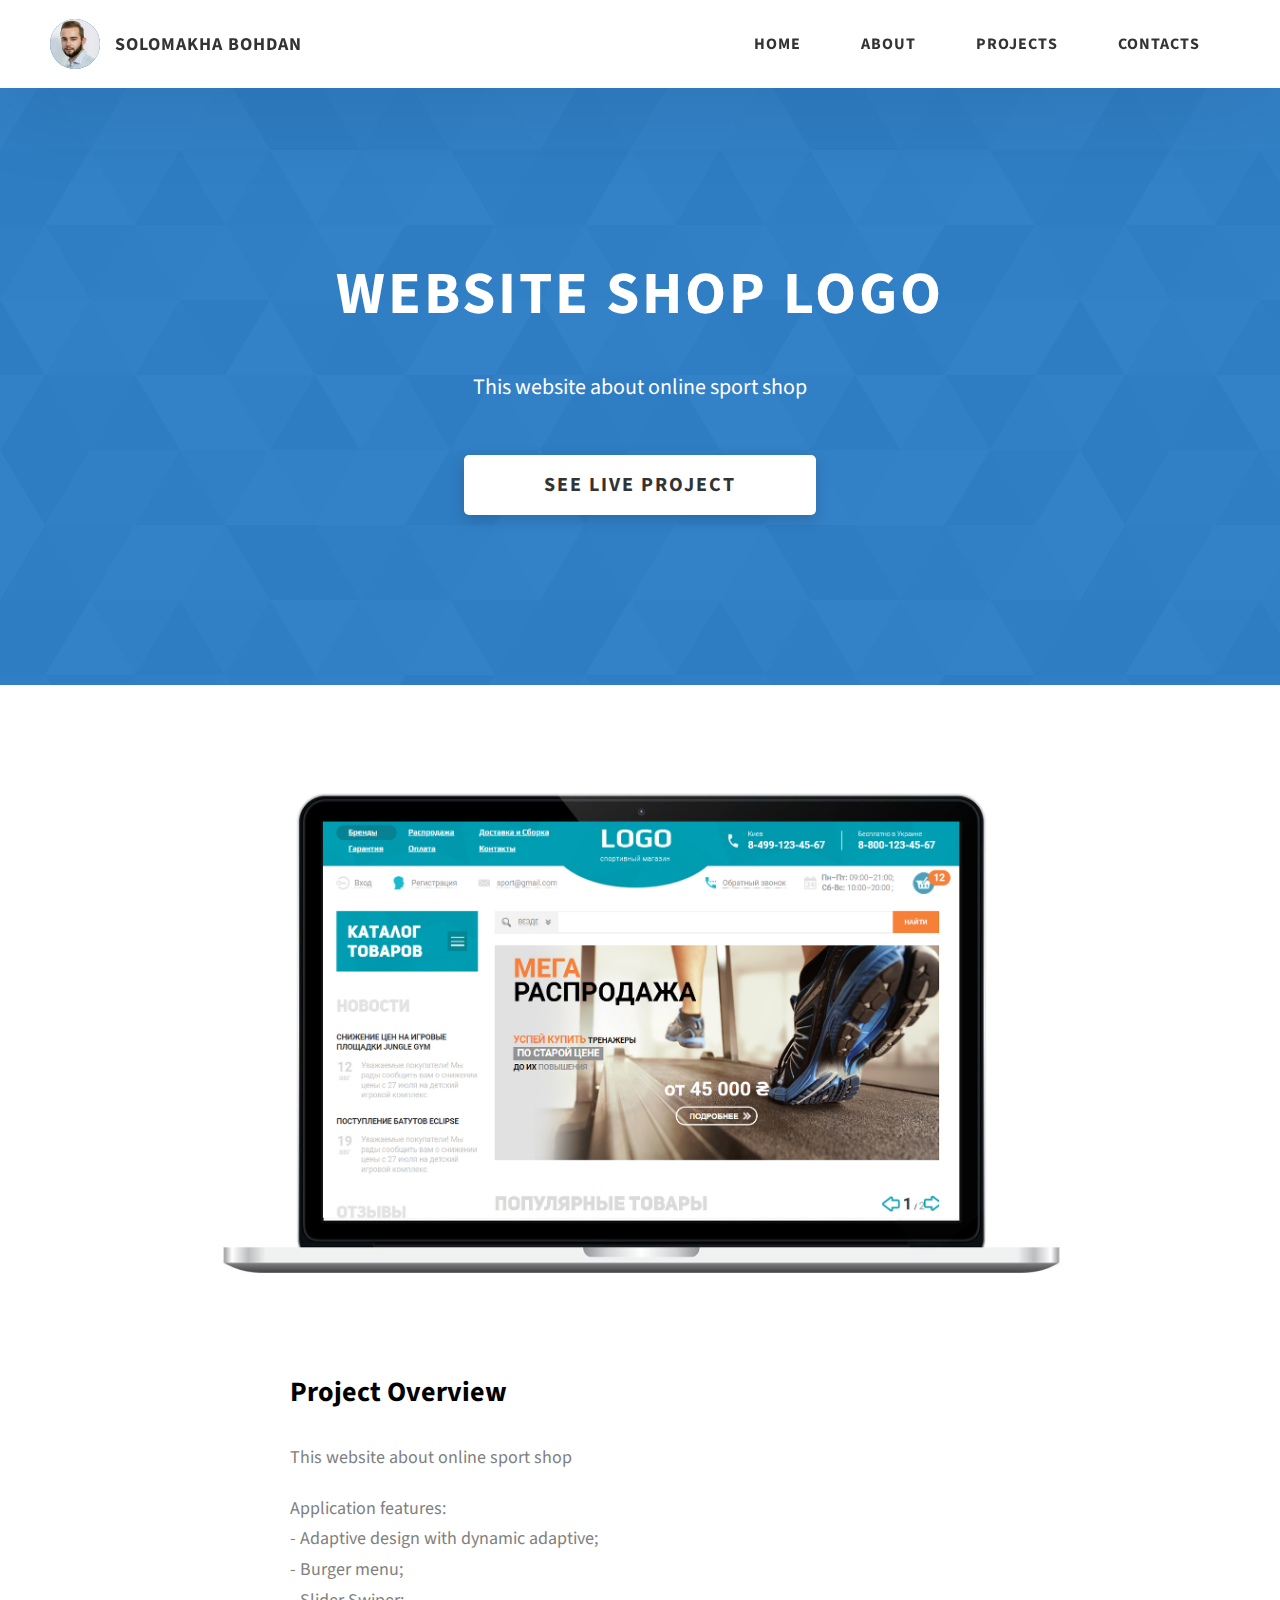
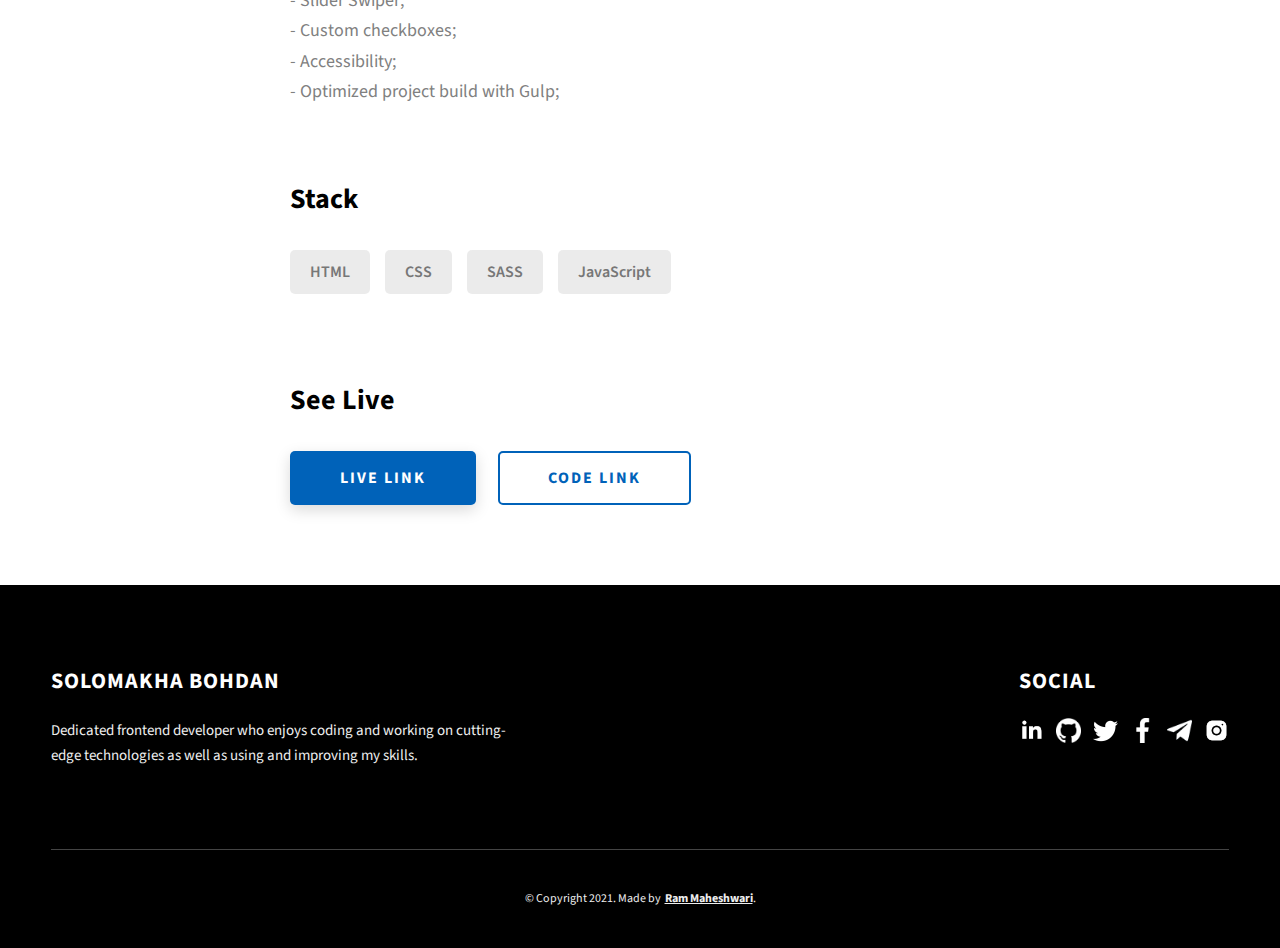
<file: project-8.html>
<!DOCTYPE html>
<html lang="en">
<head>
  <meta charset="UTF-8" />
  <meta name="viewport" content="width=device-width, initial-scale=1.0" />
  <meta http-equiv="X-UA-Compatible" content="ie=edge" />
  <title>Website Shop Logo</title>
  <meta name="description" content="Case study page of Project" />

  <link rel="stylesheet" href="css/style.css" />

  <link rel="preconnect" href="https://fonts.googleapis.com" />
  <link rel="preconnect" href="https://fonts.gstatic.com" crossorigin />
  <link
          href="https://fonts.googleapis.com/css2?family=Source+Sans+Pro:wght@400;600;700;900&display=swap"
          rel="stylesheet"
  />
</head>
<body>
<header class="header">
  <div class="header__content">
    <div class="header__logo-container">
      <div class="header__logo-img-cont">
        <img
                src="./assets/jpeg/bodia_solo.jpg"
                alt="Solomakha Bohdan Image"
                class="header__logo-img"
        />
      </div>
      <span class="header__logo-sub">Solomakha Bohdan</span>
    </div>
    <div class="header__main">
      <ul class="header__links">
        <li class="header__link-wrapper">
          <a href="./index.html" class="header__link"> Home </a>
        </li>
        <li class="header__link-wrapper">
          <a href="./index.html#about" class="header__link">About </a>
        </li>
        <li class="header__link-wrapper">
          <a href="./index.html#projects" class="header__link">
            Projects
          </a>
        </li>
        <li class="header__link-wrapper">
          <a href="./index.html#contact" class="header__link"> Contacts </a>
        </li>
      </ul>
      <div class="header__main-ham-menu-cont">
        <img
                src="./assets/svg/ham-menu.svg"
                alt="hamburger menu"
                class="header__main-ham-menu"
        />
        <img
                src="./assets/svg/ham-menu-close.svg"
                alt="hamburger menu close"
                class="header__main-ham-menu-close d-none"
        />
      </div>
    </div>
  </div>
  <div class="header__sm-menu">
    <div class="header__sm-menu-content">
      <ul class="header__sm-menu-links">
        <li class="header__sm-menu-link">
          <a href="./index.html"> Home </a>
        </li>

        <li class="header__sm-menu-link">
          <a href="./index.html#about"> About </a>
        </li>

        <li class="header__sm-menu-link">
          <a href="./index.html#projects"> Projects </a>
        </li>

        <li class="header__sm-menu-link">
          <a href="./index.html#contact"> Contacts </a>
        </li>
      </ul>
    </div>
  </div>
</header>
<section class="project-cs-hero">
  <div class="project-cs-hero__content">
    <h1 class="heading-primary">Website Shop Logo</h1>
    <div class="project-cs-hero__info">
      <p class="text-primary">
        This website about online sport shop</p>
    </div>
    <div class="project-cs-hero__cta">
      <a href="https://bohdansolo.github.io/website-ShopLogo/" class="btn btn--bg" target="_blank">See live project</a>
    </div>
  </div>
</section>
<section class="project-details">
  <div class="main-container">
    <div class="project-details__content">
      <div class="project-details__showcase-img-cont">
        <img
                src="./assets/jpeg/ShopLogo.jpg"
                alt="Project Image"
                class="project-details__showcase-img"
        />
      </div>
      <div class="project-details__content-main">
        <div class="project-details__desc">
          <h3 class="project-details__content-title">Project Overview</h3>
          <p class="project-details__desc-para">
            This website about online sport shop
          </p>
          <p class="project-details__desc-para">
            Application features:<br>
            - Adaptive design with dynamic adaptive; <br>- Burger menu;<br>- Slider Swiper;<br>- Custom checkboxes;<br>- Accessibility;
            <br>- Optimized project build with Gulp;
          </p>
        </div>
        <div class="project-details__tools-used">
          <h3 class="project-details__content-title">Stack</h3>
          <div class="skills">
            <div class="skills__skill">HTML</div>
            <div class="skills__skill">CSS</div>
            <div class="skills__skill">SASS</div>
            <div class="skills__skill">JavaScript</div>

          </div>
        </div>
        <div class="project-details__links">
          <h3 class="project-details__content-title">See Live</h3>
          <a
                  href="https://bohdansolo.github.io/website-ShopLogo/"
                  class="btn btn--med btn--theme project-details__links-btn"
                  target="_blank"
          >Live Link</a
          >
          <a
                  href="https://github.com/BohdanSolo/website-ShopLogo"
                  class="btn btn--med btn--theme-inv project-details__links-btn"
                  target="_blank"
          >Code Link</a
          >
        </div>
      </div>
    </div>
  </div>
</section>
<footer class="main-footer">
  <div class="main-container">
    <div class="main-footer__upper">
      <div class="main-footer__row main-footer__row-1">
        <h2 class="heading heading-sm main-footer__heading-sm">
          <span>Social</span>
        </h2>
        <div class="main-footer__social-cont">
          <a target="_blank" rel="noreferrer" href="https://www.linkedin.com/in/bohdan-solomakha-750a14240/">
            <img
                    class="main-footer__icon"
                    src="./assets/png/linkedin-ico.png"
                    alt="icon"
            />
          </a>
          <a target="_blank" rel="noreferrer" href="https://github.com/BohdanSolo">
            <img
                    class="main-footer__icon"
                    src="./assets/png/github-ico.png"
                    alt="icon"
            />
          </a>
          <a target="_blank" rel="noreferrer" href="https://twitter.com/Bohdan_solo?t=991ut2WGYXUdXhXmWjefPw&s=09">
            <img
                    class="main-footer__icon"
                    src="./assets/png/twitter-ico.png"
                    alt="icon"
            />
          </a>
          <a target="_blank" rel="noreferrer" href="https://www.facebook.com/bohdan.solomakha">
            <img
                    class="main-footer__icon"
                    src="./assets/png/facebook.png"
                    alt="icon"
            />
          </a>
          <a target="_blank" rel="noreferrer" href="https://t.me/bodia_solo">
            <img
                    class="main-footer__icon"
                    src="./assets/png/telegram.png"
                    alt="icon"
            />
          </a>
          <a target="_blank" rel="noreferrer" href="https://www.instagram.com/bodia_solo/">
            <img
                    class="main-footer__icon main-footer__icon--mr-none"
                    src="./assets/png/insta-ico.png"
                    alt="icon"
            />
          </a>
        </div>
      </div>
      <div class="main-footer__row main-footer__row-2">
        <h4 class="heading heading-sm text-lt">Solomakha Bohdan</h4>
        <p class="main-footer__short-desc">
          Dedicated frontend developer who enjoys coding and working on cutting-edge technologies as well as using and improving my skills.
        </p>
      </div>
    </div>

    <div class="main-footer__lower">
      &copy; Copyright 2021. Made by
      <a rel="noreferrer"  href="#"
      >Ram Maheshwari</a
      >.
    </div>
  </div>
</footer>
<script src="./index.js"></script>
</body>
</html>
</file>
<file: css/style.css>
*,*::after,*::before{margin:0;padding:0;box-sizing:inherit;font-family:inherit}html{font-size:62.5%;scroll-behavior:smooth}@media only screen and (max-width: 75em){html{font-size:59%}}@media only screen and (max-width: 56.25em){html{font-size:56%}}@media only screen and (min-width: 112.5em){html{font-size:65%}}body{box-sizing:border-box;position:relative;line-height:1.5;font-family:sans-serif;overflow-x:hidden;overflow-y:scroll;font-family:'Source Sans Pro', sans-serif}a{text-decoration:none;color:inherit}li{list-style:none}input:focus,button:focus,a:focus,textarea:focus{outline:none}button{border:none;cursor:pointer}textarea{resize:none}.heading-primary{font-size:6rem;text-transform:uppercase;letter-spacing:3px;text-align:center}@media only screen and (max-width: 37.5em){.heading-primary{font-size:4.5rem}}.heading-sec__mb-bg{margin-bottom:11rem}@media only screen and (max-width: 56.25em){.heading-sec__mb-bg{margin-bottom:8rem}}.heading-sec__mb-med{margin-bottom:9rem}@media only screen and (max-width: 56.25em){.heading-sec__mb-med{margin-bottom:8rem}}.heading-sec__main{display:block;font-size:4rem;text-transform:uppercase;letter-spacing:1px;letter-spacing:3px;text-align:center;margin-bottom:3.5rem;position:relative}.heading-sec__main--lt{color:#fff}.heading-sec__main--lt::after{content:'';background:#fff !important}.heading-sec__main::after{content:'';position:absolute;top:calc(100% + 1.5rem);height:5px;width:3rem;background:#0062b9;left:50%;transform:translateX(-50%);border-radius:5px}@media only screen and (max-width: 37.5em){.heading-sec__main::after{top:calc(100% + 1.2rem)}}.heading-sec__sub{display:block;text-align:center;color:#777;font-size:2rem;font-weight:500;max-width:80rem;margin:auto;line-height:1.6}@media only screen and (max-width: 37.5em){.heading-sec__sub{font-size:1.8rem}}.heading-sec__sub--lt{color:#eee}.heading-sm{font-size:2.2rem;text-transform:uppercase;letter-spacing:1px}.main-container{max-width:120rem;margin:auto;width:92%}.btn{background:#fff;color:#333;text-transform:uppercase;letter-spacing:2px;display:inline-block;font-weight:700;border-radius:5px;box-shadow:0 5px 15px 0 rgba(0,0,0,0.15);transition:transform .3s}.btn:hover{transform:translateY(-3px)}.btn--bg{padding:1.5rem 8rem;font-size:2rem}.btn--med{padding:1.5rem 5rem;font-size:1.6rem}.btn--theme{background:#0062b9;color:#fff}.btn--theme-inv{color:#0062b9;background:#fff;border:2px solid #0062b9;box-shadow:none;padding:calc(1.5rem - 2px) calc(5rem - 2px)}.sec-pad{padding:12rem 0}@media only screen and (max-width: 56.25em){.sec-pad{padding:8rem 0}}.text-primary{color:#fff;font-size:2.2rem;text-align:center;width:100%;line-height:1.6}@media only screen and (max-width: 37.5em){.text-primary{font-size:2rem}}.d-none{display:none}.home-hero{color:#fff;background:linear-gradient(to right, rgba(0,98,185,0.8), rgba(0,98,185,0.8)),url(../../assets/svg/common-bg.svg);background-position:center;height:100vh;min-height:80rem;max-height:120rem;position:relative}@media only screen and (max-width: 37.5em){.home-hero{height:unset;min-height:unset}}.home-hero__socials{position:absolute;top:50%;border:2px solid #eee;border-left:2px solid #eee;transform:translateY(-50%)}@media only screen and (max-width: 56.25em){.home-hero__socials{display:none}}.home-hero__mouse-scroll-cont{position:absolute;bottom:3%;left:50%;transform:translateX(-50%)}@media only screen and (max-width: 37.5em){.home-hero__mouse-scroll-cont{display:none}}.home-hero__social{width:5rem}.home-hero__social-icon-link{width:100%;display:block;padding:1.2rem;border-bottom:2px solid #eee;transition:background .3s}.home-hero__social-icon-link:hover{background:rgba(255,255,255,0.1)}.home-hero__social-icon-link--bd-none{border-bottom:0}.home-hero__social-icon{width:100%}.home-hero__content{position:absolute;top:50%;left:50%;transform:translate(-50%, -50%);max-width:90rem;width:92%}@media only screen and (max-width: 37.5em){.home-hero__content{padding:19rem 0 13rem 0;margin:auto;position:static;transform:translate(0, 0)}}.home-hero__info{margin:3rem auto 0 auto;max-width:80rem}.home-hero__cta{margin-top:5rem;text-align:center}.about{background:#fafafa}.about__content{display:grid;grid-template-columns:1fr 1fr;grid-gap:10rem}@media only screen and (max-width: 56.25em){.about__content{grid-template-columns:1fr;grid-gap:8rem}}.about__content-title{font-weight:700;font-size:2.8rem;margin-bottom:3rem}@media only screen and (max-width: 37.5em){.about__content-title{font-size:2.4rem}}.about__content-details-para{font-size:1.8rem;color:grey;max-width:60rem;line-height:1.7;margin-bottom:1rem}.about__content-details-para--hl{font-weight:700;margin:0 3px}.about__content-details-para:last-child{margin-bottom:4rem}.projects__row{display:grid;grid-template-columns:1.5fr 1fr;grid-gap:5rem;margin-bottom:11rem}@media only screen and (max-width: 56.25em){.projects__row{grid-template-columns:1fr;grid-gap:2rem;margin-bottom:8rem}}@media only screen and (max-width: 56.25em){.projects__row{text-align:center}}.projects__row:last-child{margin-bottom:0}.projects__row-img-cont{overflow:hidden}.projects__row-img{width:100%;display:block;-o-object-fit:cover;object-fit:cover}.projects__row-content{padding:2rem 0;display:flex;justify-content:center;flex-direction:column;align-items:flex-start}@media only screen and (max-width: 56.25em){.projects__row-content{align-items:center}}.projects__row-content-title{font-weight:700;font-size:2.8rem;margin-bottom:2rem}@media only screen and (max-width: 37.5em){.projects__row-content-title{font-size:2.4rem}}.projects__row-content-desc{font-size:1.8rem;color:grey;max-width:60rem;line-height:1.7;margin-bottom:3rem}@media only screen and (max-width: 37.5em){.projects__row-content-desc{font-size:1.7rem}}.contact{background:linear-gradient(to right, rgba(0,98,185,0.8), rgba(0,98,185,0.8)),url(../../assets/svg/common-bg.svg);background-size:cover;background-position:center}.contact__form-container{box-shadow:0 0 10px rgba(0,0,0,0.1);background:white;padding:4rem;margin-top:6rem;max-width:80rem;text-align:right;width:95%;border-radius:5px;margin:5rem auto 0 auto}@media only screen and (max-width: 37.5em){.contact__form-container{padding:3rem}}.contact__form-field{margin-bottom:4rem}@media only screen and (max-width: 37.5em){.contact__form-field{margin-bottom:3rem}}.contact__form-label{color:#666;font-size:1.4rem;letter-spacing:1px;font-weight:700;margin-bottom:1rem;display:block;text-align:left}.contact__form-input{color:#333;padding:2rem;width:100%;border:1px solid #ebebeb;font-size:1.6rem;letter-spacing:0px;background:#f0f0f0;border-radius:5px;font-weight:600}.contact__form-input::-moz-placeholder{color:#999;font-weight:600;font-size:1.6rem}.contact__form-input:-ms-input-placeholder{color:#999;font-weight:600;font-size:1.6rem}.contact__form-input::placeholder{color:#999;font-weight:600;font-size:1.6rem}.contact__form-input::-webkit-input-placeholder{color:#999;font-weight:600;font-size:1.6rem}.contact__form-input:-ms-input-placeholder{color:#999;font-weight:600;font-size:1.6rem}.contact__form-input::-ms-input-placeholder{color:#999;font-weight:600;font-size:1.6rem}.contact__form-input:-moz-placeholder{opacity:1;color:#999;font-weight:600;font-size:1.6rem}.contact__form-input::-moz-placeholder{opacity:1;color:#999;font-weight:600;font-size:1.6rem}.contact__btn{width:30%;padding:2rem 4rem;font-size:1.6rem}@media only screen and (max-width: 37.5em){.contact__btn{width:100%}}.project-cs-hero{color:#fff;background:linear-gradient(to right, rgba(0,98,185,0.8), rgba(0,98,185,0.8)),url(../../assets/svg/common-bg.svg);background-size:cover;background-position:center;position:relative}@media only screen and (max-width: 37.5em){.project-cs-hero{height:unset;min-height:unset}}.project-cs-hero__content{padding:25rem 0 17rem 0;max-width:90rem;width:92%;margin:auto}@media only screen and (max-width: 37.5em){.project-cs-hero__content{padding:19rem 0 13rem 0;margin:auto;position:static;transform:translate(0, 0)}}.project-cs-hero__info{margin:3rem auto 0 auto;max-width:80rem}.project-cs-hero__cta{margin-top:5rem;text-align:center}.project-details__content{padding:8rem 0;max-width:90rem;margin:auto}.project-details__content-title{font-weight:700;font-size:2.8rem;margin-bottom:3rem}@media only screen and (max-width: 37.5em){.project-details__content-title{font-size:2.4rem}}.project-details__showcase-img-cont{width:100%;margin-bottom:6rem}.project-details__showcase-img{width:100%}.project-details__content-main{width:100%;max-width:70rem;margin:auto}.project-details__desc{margin:0 0 7rem 0}.project-details__desc-para{font-size:1.8rem;line-height:1.7;color:grey;margin-bottom:2rem}.project-details__tools-used{margin:0 0 7rem 0}.project-details__tools-used-list{display:flex;flex-wrap:wrap}.project-details__tools-used-item{padding:1rem 2rem;margin-bottom:1.5rem;margin-right:1.5rem;font-size:1.6rem;background:rgba(153,153,153,0.2);border-radius:5px;font-weight:600;color:#777}.project-details__links{margin:0 0}.project-details__links-btn{margin-right:2rem}@media only screen and (max-width: 37.5em){.project-details__links-btn{margin-right:0;width:70%;margin-bottom:2rem;text-align:center}}.project-details__links-btn:last-child{margin:0}@media only screen and (max-width: 37.5em){.project-details__links-btn:last-child{margin:0}}.header{position:fixed;width:100%;z-index:1000;background:#000;background:#fff;box-shadow:0 10px 100px rgba(0,0,0,0.1)}.header__content{display:flex;align-items:center;justify-content:space-between;padding:1rem 5rem}@media only screen and (max-width: 56.25em){.header__content{padding:0 2rem}}.header__logo-container{display:flex;align-items:center;cursor:pointer;color:#333;transition:color .3s}.header__logo-container:hover{color:#0062b9}.header__logo-img-cont{width:5rem;height:5rem;border-radius:50px;overflow:hidden;margin-right:1.5rem;background:#0062b9}@media only screen and (max-width: 56.25em){.header__logo-img-cont{width:4.5rem;height:4.5rem;margin-right:1.2rem}}.header__logo-img{width:100%;height:100%;border-radius:50%;-o-object-fit:cover;object-fit:cover;-o-object-position:center;object-position:center;display:block;transform:scale(1.5, 1.5) translate(1px, 6px)}.header__logo-sub{font-size:1.8rem;text-transform:uppercase;font-weight:700;letter-spacing:1px}.header__links{display:flex}@media only screen and (max-width: 37.5em){.header__links{display:none}}.header__link{padding:2.2rem 3rem;display:inline-block;font-size:1.6rem;color:#333;text-transform:uppercase;letter-spacing:1px;font-weight:700;transition:color .3s}.header__link:hover{color:#0062b9}@media only screen and (max-width: 56.25em){.header__link{padding:3rem 1.8rem;font-size:1.5rem}}.header__main-ham-menu-cont{display:none;width:3rem;padding:2.2rem 0}@media only screen and (max-width: 37.5em){.header__main-ham-menu-cont{display:block}}.header__main-ham-menu{width:100%}.header__main-ham-menu-close{width:100%}.header__sm-menu{background:#fff;position:absolute;width:100%;top:100%;visibility:hidden;opacity:0;transition:all .3s;box-shadow:0px 5px 5px 0px rgba(0,0,0,0.1);-webkit-box-shadow:0px 5px 5px 0px rgba(0,0,0,0.1);-moz-box-shadow:0px 5px 5px 0px rgba(0,0,0,0.1)}.header__sm-menu--active{visibility:hidden;opacity:0}@media only screen and (max-width: 37.5em){.header__sm-menu--active{visibility:visible;opacity:1}}.header__sm-menu-link a{display:block;text-decoration:none;padding:2.5rem 3rem;font-size:1.6rem;color:#333;text-align:right;border-bottom:1px solid #eee;font-weight:700;text-transform:uppercase;letter-spacing:2px;transition:color .3s}.header__sm-menu-link a:hover{color:#0062b9}.header__sm-menu-link:first-child a{border-top:1px solid #eee}.header__sm-menu-link-last{border-bottom:0}.main-footer{background:#000;color:#fff}.main-footer__upper{display:flex;justify-content:space-between;padding:8rem 0}@media only screen and (max-width: 56.25em){.main-footer__upper{padding:6rem 0}}@media only screen and (max-width: 37.5em){.main-footer__upper{display:block}}.main-footer__row-1{order:2}@media only screen and (max-width: 56.25em){.main-footer__row-1{margin-bottom:5rem}}.main-footer__row-2{width:40%;order:1;max-width:50rem}@media only screen and (max-width: 56.25em){.main-footer__row-2{width:100%}}.main-footer__short-desc{margin-top:2rem;color:#eee;font-size:1.5rem;line-height:1.7}.main-footer__social-cont{margin-top:2rem}.main-footer__icon{margin-right:1rem;width:2.5rem;transition:0.2s linear}.main-footer__icon--mr-none{margin-right:0}.main-footer__lower{padding:4rem 0;border-top:1px solid #444;color:#eee;font-size:1.2rem;text-align:left;text-align:center}.main-footer__lower a{text-decoration:underline;font-weight:bold;margin-left:2px}@media only screen and (max-width: 56.25em){.main-footer__lower{padding:3.5rem 0}}.skills{display:flex;flex-wrap:wrap}.skills__skill{padding:1rem 2rem;margin-bottom:1.5rem;margin-right:1.5rem;font-size:1.6rem;background:rgba(153,153,153,0.2);border-radius:5px;font-weight:600;color:#777}.mouse{width:25px;height:40px;border:2px solid #eee;border-radius:60px;position:relative;overflow:hidden}.mouse::before{content:'';width:5px;height:5px;position:absolute;top:7px;left:50%;transform:translateX(-50%);background-color:#eee;border-radius:50%;opacity:1;animation:wheel 1.3s infinite;-webkit-animation:wheel 1.3s infinite}@keyframes wheel{to{opacity:0;top:27px}}@-webkit-keyframes wheel{to{opacity:0;top:27px}}.main-footer__icon:hover{transform:translateY(-5px)}
.copied {display: none;position: absolute;width: 100px;top: 0;left: 50px;padding: 5px;color: white;font-size: 14px;background-color: rgba(0, 0, 0, 0.3);text-align: center;border-radius: 10px;} .copied2 {display: none;position: absolute;width: 100px;top: 10px;left: 55px;padding: 5px;color: white;font-size: 14px;background-color: rgba(0, 0, 0, 0.3);text-align: center;border-radius: 10px;}.home-hero__social--selected {transition: 0.2s linear;} .home-hero__social--selected:hover {transform: translateY(-7px);}
</file>
